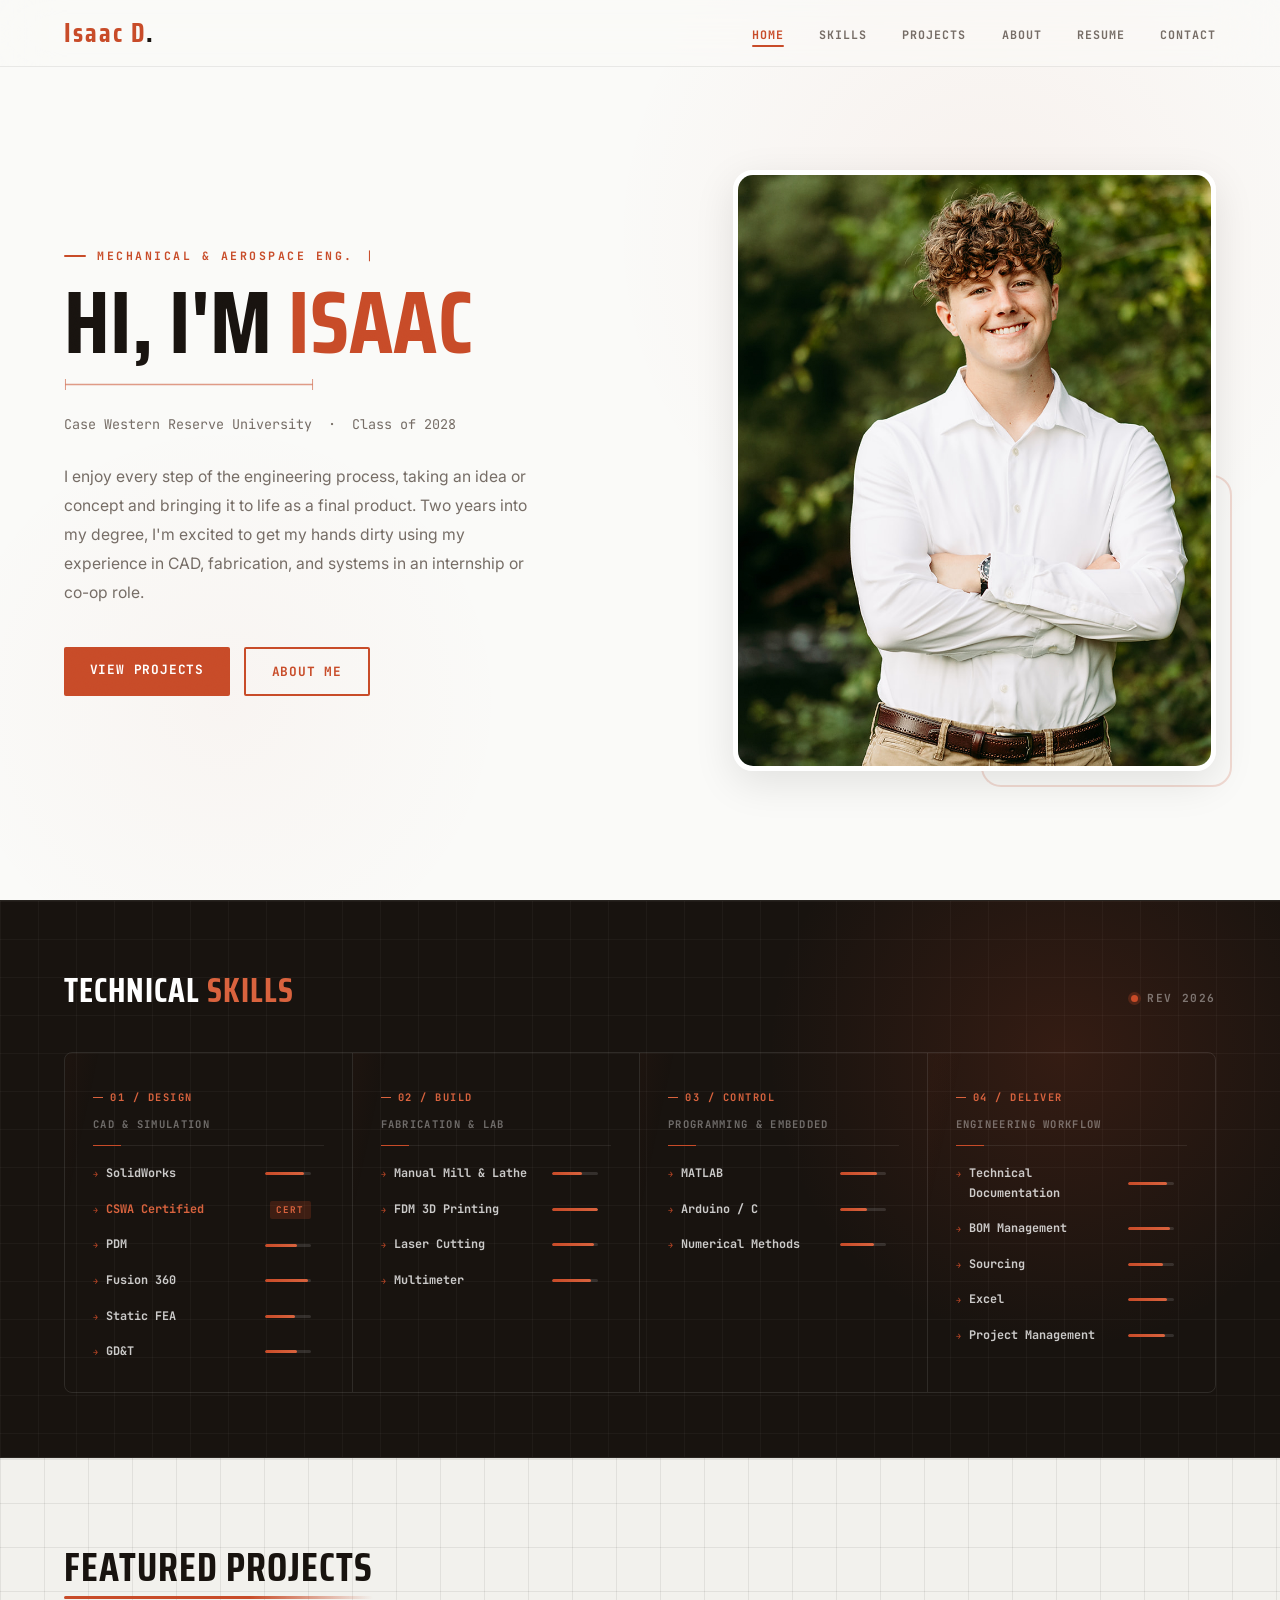
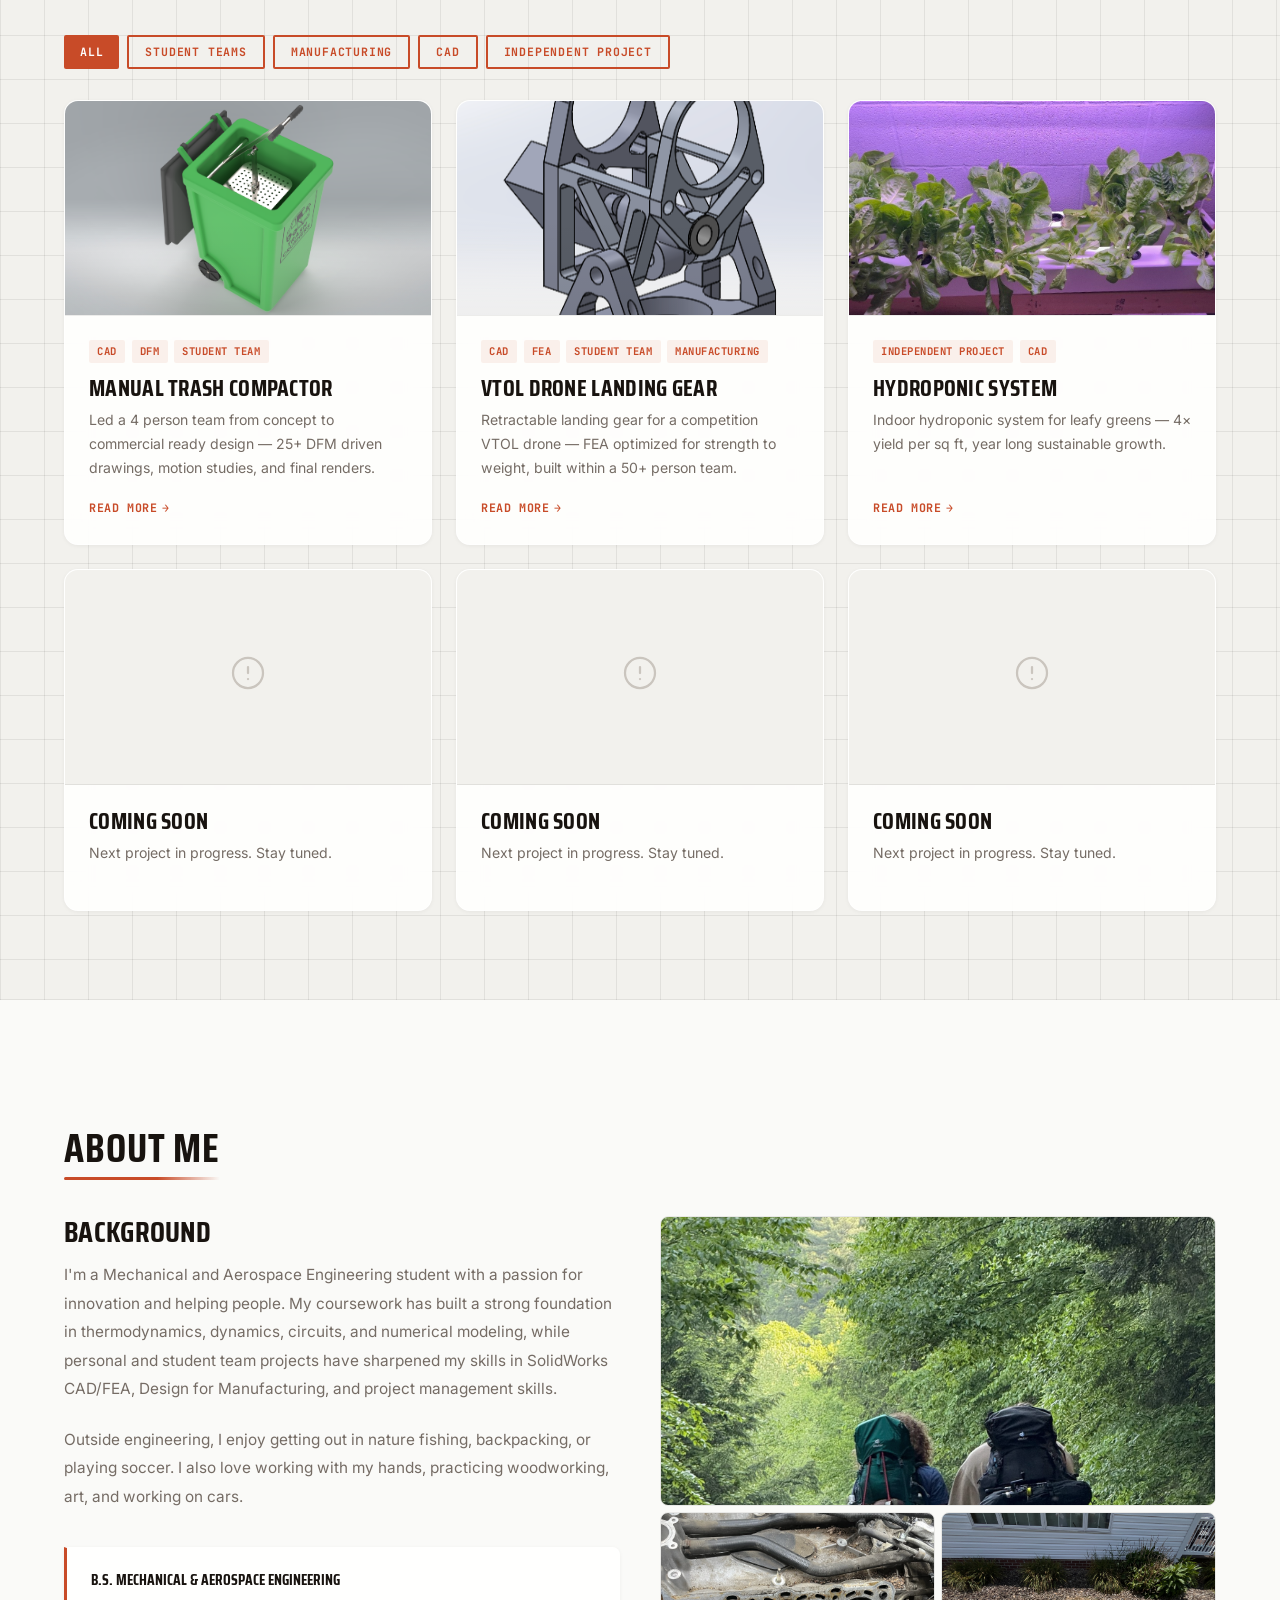
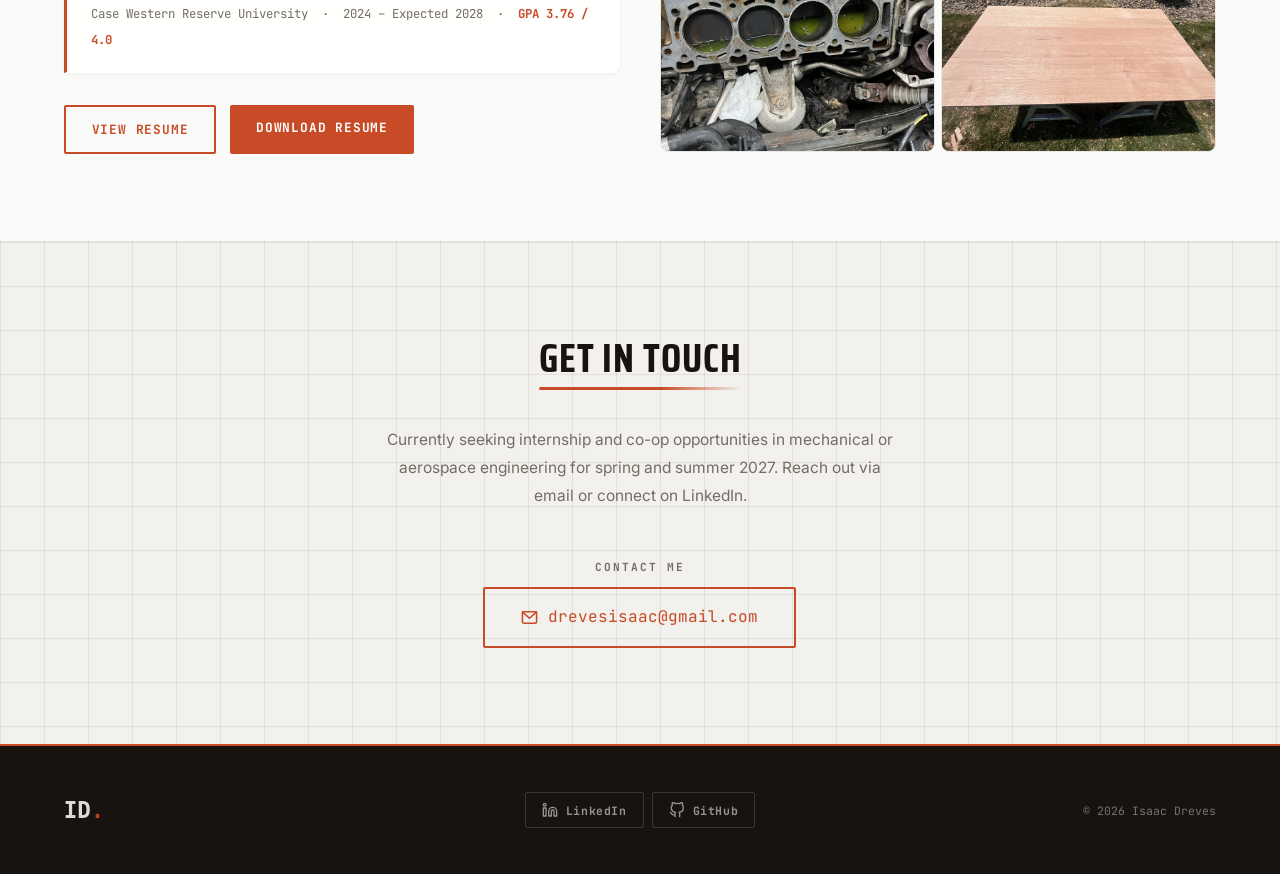
<file: index.html>
<!DOCTYPE html>
<html lang="en">
<head>
  <meta charset="UTF-8">
  <meta name="viewport" content="width=device-width, initial-scale=1.0">
  <title>Isaac Dreves | Engineering Portfolio</title>
  <meta name="description" content="Isaac Dreves — Mechanical &amp; Aerospace Engineering student at Case Western Reserve University. CAD, manufacturing, and embedded-systems project portfolio.">

  <!-- Open Graph / social link previews -->
  <meta property="og:type" content="website">
  <meta property="og:site_name" content="Isaac Dreves | Engineering Portfolio">
  <meta property="og:title" content="Isaac Dreves | Engineering Portfolio">
  <meta property="og:description" content="Mechanical & Aerospace Engineering student project portfolio.">
  <meta property="og:image" content="https://isaacengineering.github.io/portfolio/assets/images/headshot.jpg">
  <meta property="og:url" content="https://[username].github.io/portfolio/">


  <link rel="icon" type="image/svg+xml" href="assets/images/favicon.svg">
  <link rel="preconnect" href="https://fonts.googleapis.com">
  <link rel="preconnect" href="https://fonts.gstatic.com" crossorigin>
  <link href="https://fonts.googleapis.com/css2?family=Inter:wght@300;400;600&family=JetBrains+Mono:wght@400;700&family=Saira+Condensed:wght@700&display=swap" rel="stylesheet">
  <link rel="stylesheet" href="css/style.css">
</head>
<body>

  <div id="scroll-progress"></div>
  <div class="nav-backdrop"></div>

  <!-- Navigation -->
  <header>
    <div class="container navbar">
      <a href="index.html" class="logo">
        <span class="logo-id">Isaac D</span><span class="logo-dot">.</span>
      </a>
      <button class="hamburger" aria-label="Toggle navigation" aria-expanded="false">
        <span></span><span></span><span></span>
      </button>
      <ul class="nav-links">
        <li><a href="#home">Home</a></li>
        <li><a href="#skills">Skills</a></li>
        <li><a href="#projects">Projects</a></li>
        <li><a href="#about">About</a></li>
        <li><a href="resume.html">Resume</a></li>
        <li><a href="#contact">Contact</a></li>
      </ul>
    </div>
  </header>

  <!-- Hero -->
  <section id="home" class="hero">
    <div class="container hero-content">

      <div class="hero-text" data-reveal="left">
        <span class="hero-eyebrow">
          <!-- JS will inject typewriter here -->
          <span id="hero-typewriter"></span><span class="typewriter-cursor">|</span>
        </span>
        <h1>Hi, I'm <span>Isaac</span></h1>
        <svg class="hero-dimline" viewBox="0 0 340 14" preserveAspectRatio="none" aria-hidden="true">
          <line x1="2" y1="1" x2="2" y2="13"></line>
          <line x1="2" y1="7" x2="338" y2="7" class="hero-dimline-run"></line>
          <line x1="338" y1="1" x2="338" y2="13"></line>
        </svg>
        <h2>Case Western Reserve University &nbsp;·&nbsp; Class of 2028</h2>
        <p>
          I enjoy every step of the engineering process, taking an idea or concept
          and bringing it to life as a final product. Two years into my degree, I'm 
          excited to get my hands dirty using my experience in CAD, fabrication, and systems
          in an internship or co-op role.
        </p>
        <div class="hero-actions">
          <a href="#projects" class="btn btn-primary">View Projects</a>
          <a href="#about" class="btn btn-outline">About Me</a>
        </div>
      </div>

      <div class="hero-image" data-reveal="right">
        <div class="hero-image-inner">
          <img src="assets/images/headshot.jpg" alt="Isaac Headshot">
        </div>
      </div>

    </div>
  </section>

  <!-- Spec Plate (Skills) -->
  <section class="spec-plate" id="skills">
    <div class="container">
      <div class="spec-plate-head" data-reveal>
        <h2 class="spec-plate-title">Technical <span>Skills</span></h2>
        <span class="spec-plate-tag">Rev 2026</span>
      </div>

      <div class="spec-grid" data-reveal>

        <div class="spec-row">
          <span class="spec-row-index">01 / DESIGN</span>
          <p class="spec-row-label">CAD &amp; Simulation</p>
          <div class="spec-row-items">
            <span class="spec-chip" style="--level:85%" title="Proficiency: 85%">SolidWorks<span class="chip-meter" aria-hidden="true"><span class="chip-meter-fill"></span></span></span>
            <span class="spec-chip spec-chip--cert">CSWA Certified</span>
            <span class="spec-chip" style="--level:70%" title="Proficiency: 70%">PDM<span class="chip-meter" aria-hidden="true"><span class="chip-meter-fill"></span></span></span>
            <span class="spec-chip" style="--level:95%" title="Proficiency: 95%">Fusion 360<span class="chip-meter" aria-hidden="true"><span class="chip-meter-fill"></span></span></span>
            <span class="spec-chip" style="--level:65%" title="Proficiency: 65%">Static FEA<span class="chip-meter" aria-hidden="true"><span class="chip-meter-fill"></span></span></span>
            <span class="spec-chip" style="--level:70%" title="Proficiency: 70%">GD&amp;T<span class="chip-meter" aria-hidden="true"><span class="chip-meter-fill"></span></span></span>
          </div>
        </div>

        <div class="spec-row">
          <span class="spec-row-index">02 / BUILD</span>
          <p class="spec-row-label">Fabrication &amp; Lab</p>
          <div class="spec-row-items">
            <span class="spec-chip" style="--level:65%" title="Proficiency: 65%">Manual Mill &amp; Lathe<span class="chip-meter" aria-hidden="true"><span class="chip-meter-fill"></span></span></span>
            <span class="spec-chip" style="--level:99%" title="Proficiency: 99%">FDM 3D Printing<span class="chip-meter" aria-hidden="true"><span class="chip-meter-fill"></span></span></span>
            <span class="spec-chip" style="--level:90%" title="Proficiency: 90%">Laser Cutting<span class="chip-meter" aria-hidden="true"><span class="chip-meter-fill"></span></span></span>
            <span class="spec-chip" style="--level:85%" title="Proficiency: 85%">Multimeter<span class="chip-meter" aria-hidden="true"><span class="chip-meter-fill"></span></span></span>
          </div>
        </div>

        <div class="spec-row">
          <span class="spec-row-index">03 / CONTROL</span>
          <p class="spec-row-label">Programming &amp; Embedded</p>
          <div class="spec-row-items">
            <span class="spec-chip" style="--level:80%" title="Proficiency: 80%">MATLAB<span class="chip-meter" aria-hidden="true"><span class="chip-meter-fill"></span></span></span>
            <span class="spec-chip" style="--level:60%" title="Proficiency: 60%">Arduino / C<span class="chip-meter" aria-hidden="true"><span class="chip-meter-fill"></span></span></span>
            <span class="spec-chip" style="--level:75%" title="Proficiency: 75%">Numerical Methods<span class="chip-meter" aria-hidden="true"><span class="chip-meter-fill"></span></span></span>
          </div>
        </div>

        <div class="spec-row">
          <span class="spec-row-index">04 / DELIVER</span>
          <p class="spec-row-label">Engineering Workflow</p>
          <div class="spec-row-items">
            <span class="spec-chip" style="--level:85%" title="Proficiency: 85%">Technical Documentation<span class="chip-meter" aria-hidden="true"><span class="chip-meter-fill"></span></span></span>
            <span class="spec-chip" style="--level:90%" title="Proficiency: 90%">BOM Management<span class="chip-meter" aria-hidden="true"><span class="chip-meter-fill"></span></span></span>
            <span class="spec-chip" style="--level:75%" title="Proficiency: 75%">Sourcing<span class="chip-meter" aria-hidden="true"><span class="chip-meter-fill"></span></span></span>
            <span class="spec-chip" style="--level:85%" title="Proficiency: 85%">Excel<span class="chip-meter" aria-hidden="true"><span class="chip-meter-fill"></span></span></span>
            <span class="spec-chip" style="--level:80%" title="Proficiency: 80%">Project Management<span class="chip-meter" aria-hidden="true"><span class="chip-meter-fill"></span></span></span>
          </div>
        </div>

      </div>
    </div>
  </section>

  <!-- Projects -->
  <section id="projects" class="projects">
    <div class="container">
      <h2 class="section-title" data-reveal="scale">Featured Projects</h2>

      <div class="project-filters" data-reveal>
        <button class="btn btn-primary filter-btn active" data-filter="all" aria-pressed="true">All</button>
        <button class="btn btn-outline filter-btn" data-filter="student-teams" aria-pressed="false">Student Teams</button>
        <button class="btn btn-outline filter-btn" data-filter="manufacturing" aria-pressed="false">Manufacturing</button>
        <button class="btn btn-outline filter-btn" data-filter="cad" aria-pressed="false">CAD</button>
        <button class="btn btn-outline filter-btn" data-filter="independent-project" aria-pressed="false">Independent Project</button>
      </div>

      <div class="project-grid">

        <!-- Project 1 — Trash Compactor (live) -->
        <a href="trashcan.html" class="project-card" data-category="student-teams cad" data-reveal>
          <div class="project-img-wrap">
            <img src="assets/images/trashOpen.png" alt="Manual Trash Compactor" class="project-img" loading="lazy" decoding="async">
          </div>
          <div class="project-info">
            <div class="project-tags">
              <span class="project-tag">CAD</span>
              <span class="project-tag">DFM</span>
              <span class="project-tag">Student Team</span>
            </div>
            <h3>Manual Trash Compactor</h3>
            <p>Led a 4 person team from concept to commercial ready design — 25+ DFM driven drawings, motion studies, and final renders.</p>
            <span class="project-readmore">Read More</span>
          </div>
        </a>

        <!-- Project 2 — VTOL Drone (live) -->
        <a href="droneGear.html" class="project-card" data-category="manufacturing cad student-teams" data-reveal>
          <div class="project-img-wrap">
            <img src="assets/images/gearCAD.png" alt="VTOL Drone Landing Gear" class="project-img" loading="lazy" decoding="async">
          </div>
          <div class="project-info">
            <div class="project-tags">
              <span class="project-tag">CAD</span>
              <span class="project-tag">FEA</span>
              <span class="project-tag">Student Team</span>
              <span class="project-tag">Manufacturing</span>
            </div>
            <h3>VTOL Drone Landing Gear</h3>
            <p>Retractable landing gear for a competition VTOL drone — FEA optimized for strength to weight, built within a 50+ person team.</p>
            <span class="project-readmore">Read More</span>
          </div>
        </a>

        <!-- Project 3 — Hydroponics (live) -->
        <a href="hydroponics.html" class="project-card" data-category="independent-project cad" data-reveal>
          <div class="project-img-wrap">
            <img src="assets/images/lettuceGrowth.jpg" alt="Hydroponic System" class="project-img" loading="lazy" decoding="async">
          </div>
          <div class="project-info">
            <div class="project-tags">
              <span class="project-tag">Independent Project</span>
              <span class="project-tag">CAD</span>
            </div>
            <h3>Hydroponic System</h3>
            <p>Indoor hydroponic system for leafy greens — 4× yield per sq ft, year long sustainable growth.</p>
            <span class="project-readmore">Read More</span>
          </div>
        </a>

        <!-- Projects 4–6 — Coming Soon placeholders -->
        <div class="project-card project-card--soon" data-reveal>
          <div class="project-img-wrap project-img-wrap--soon">
            <div class="soon-glyph">
              <svg width="36" height="36" viewBox="0 0 24 24" fill="none" stroke="currentColor" stroke-width="1.5" stroke-linecap="round" stroke-linejoin="round" aria-hidden="true">
                <circle cx="12" cy="12" r="10"/><line x1="12" y1="8" x2="12" y2="12"/><line x1="12" y1="16" x2="12.01" y2="16"/>
              </svg>
            </div>
          </div>
          <div class="project-info">
            <h3>Coming Soon</h3>
            <p>Next project in progress. Stay tuned.</p>
          </div>
        </div>

        <div class="project-card project-card--soon" data-reveal>
          <div class="project-img-wrap project-img-wrap--soon">
            <div class="soon-glyph">
              <svg width="36" height="36" viewBox="0 0 24 24" fill="none" stroke="currentColor" stroke-width="1.5" stroke-linecap="round" stroke-linejoin="round" aria-hidden="true">
                <circle cx="12" cy="12" r="10"/><line x1="12" y1="8" x2="12" y2="12"/><line x1="12" y1="16" x2="12.01" y2="16"/>
              </svg>
            </div>
          </div>
          <div class="project-info">
            <h3>Coming Soon</h3>
            <p>Next project in progress. Stay tuned.</p>
          </div>
        </div>

        <div class="project-card project-card--soon" data-reveal>
          <div class="project-img-wrap project-img-wrap--soon">
            <div class="soon-glyph">
              <svg width="36" height="36" viewBox="0 0 24 24" fill="none" stroke="currentColor" stroke-width="1.5" stroke-linecap="round" stroke-linejoin="round" aria-hidden="true">
                <circle cx="12" cy="12" r="10"/><line x1="12" y1="8" x2="12" y2="12"/><line x1="12" y1="16" x2="12.01" y2="16"/>
              </svg>
            </div>
          </div>
          <div class="project-info">
            <h3>Coming Soon</h3>
            <p>Next project in progress. Stay tuned.</p>
          </div>
        </div>

      </div>
    </div>
  </section>

  <!-- About Me -->
  <section id="about" class="about">
    <div class="container">
      <h2 class="section-title" data-reveal="scale">About Me</h2>
      <div class="about-grid">

        <div class="about-text" data-reveal="left">
          <h3>Background</h3>
          <p>
            I'm a Mechanical and Aerospace Engineering student with a passion for innovation 
            and helping people. My coursework has built a strong foundation in thermodynamics, 
            dynamics, circuits, and numerical modeling, while personal and student team projects 
            have sharpened my skills in SolidWorks CAD/FEA, Design for Manufacturing, and project management skills.
          </p>
          <p>
            Outside engineering, I enjoy getting out in nature fishing, backpacking, or playing
            soccer. I also love working with my hands, practicing woodworking, art, and working on 
            cars.
          </p>
          <div class="edu-block">
            <strong>B.S. Mechanical &amp; Aerospace Engineering</strong>
            <span class="edu-meta">
              Case Western Reserve University &nbsp;·&nbsp; 2024 – Expected 2028
              &nbsp;·&nbsp; <span class="edu-gpa">GPA 3.76 / 4.0</span>
            </span>
          </div>
          <div class="about-actions">
            <a href="resume.html" class="btn btn-outline">View Resume</a>
            <a href="assets/docs/Dreves2026Resume.pdf" download="IsaacDrevesResume.pdf" class="btn btn-primary">Download Resume</a>
          </div>
        </div>

        <div class="about-collage" data-reveal="right">
          <img src="assets/images/backpack.jpg" alt="Isaac outdoors" loading="lazy" decoding="async">
          <img src="assets/images/engine.jpg" alt="Engine" loading="lazy" decoding="async">
          <img src="assets/images/desk.jpeg" alt="woodworking" loading="lazy" decoding="async">
        </div>

      </div>
    </div>
  </section>

  <!-- Contact -->
  <section id="contact" class="contact">
    <div class="container">
      <h2 class="section-title" data-reveal="scale">Get In Touch</h2>
      <p class="subtext" data-reveal>
        Currently seeking internship and co-op opportunities in mechanical or 
        aerospace engineering for spring and summer 2027. 
        Reach out via email or connect on LinkedIn.
      </p>

      <p class="contact-label" data-reveal="fade">Contact Me</p>
      <div class="contact-email-wrap" data-reveal>
        <a href="mailto:drevesisaac@gmail.com" class="contact-email">
          <svg width="17" height="17" viewBox="0 0 24 24" fill="none" stroke="currentColor" stroke-width="2.2" stroke-linecap="round" stroke-linejoin="round" aria-hidden="true">
            <rect x="2" y="4" width="20" height="16" rx="2"/><polyline points="2,4 12,13 22,4"/>
          </svg>
          drevesisaac@gmail.com
        </a>
      </div>
    </div>
  </section>

  <!-- Footer -->
  <footer>
    <div class="container footer-inner">
      <a href="index.html" class="footer-logo">
        <img src="assets/images/favicon.svg" alt="Isaac Dreves logo" class="logo-icon">
      </a>
      <div class="social-links">
        <a href="https://www.linkedin.com/in/isaac-dreves" target="_blank" rel="noopener" class="social-link" aria-label="LinkedIn">
          <svg width="16" height="16" viewBox="0 0 24 24" fill="none" stroke="currentColor" stroke-width="2" stroke-linecap="round" stroke-linejoin="round" aria-hidden="true">
            <path d="M16 8a6 6 0 0 1 6 6v7h-4v-7a2 2 0 0 0-2-2 2 2 0 0 0-2 2v7h-4v-7a6 6 0 0 1 6-6z"/>
            <rect x="2" y="9" width="4" height="12"/>
            <circle cx="4" cy="4" r="2"/>
          </svg>
          LinkedIn
        </a>
        <a href="https://github.com/IsaacEngineering" target="_blank" rel="noopener" class="social-link" aria-label="GitHub">
          <svg width="16" height="16" viewBox="0 0 24 24" fill="none" stroke="currentColor" stroke-width="2" stroke-linecap="round" stroke-linejoin="round" aria-hidden="true">
            <path d="M9 19c-5 1.5-5-2.5-7-3m14 6v-3.87a3.37 3.37 0 0 0-.94-2.61c3.14-.35 6.44-1.54 6.44-7A5.44 5.44 0 0 0 20 4.77 5.07 5.07 0 0 0 19.91 1S18.73.65 16 2.48a13.38 13.38 0 0 0-7 0C6.27.65 5.09 1 5.09 1A5.07 5.07 0 0 0 5 4.77a5.44 5.44 0 0 0-1.5 3.78c0 5.42 3.3 6.61 6.44 7A3.37 3.37 0 0 0 9 18.13V22"/>
          </svg>
          GitHub
        </a>
      </div>
      <p class="footer-copy">&copy; 2026 Isaac Dreves</p>
    </div>
  </footer>

  <script src="js/script.js"></script>
</body>
</html>
</file>
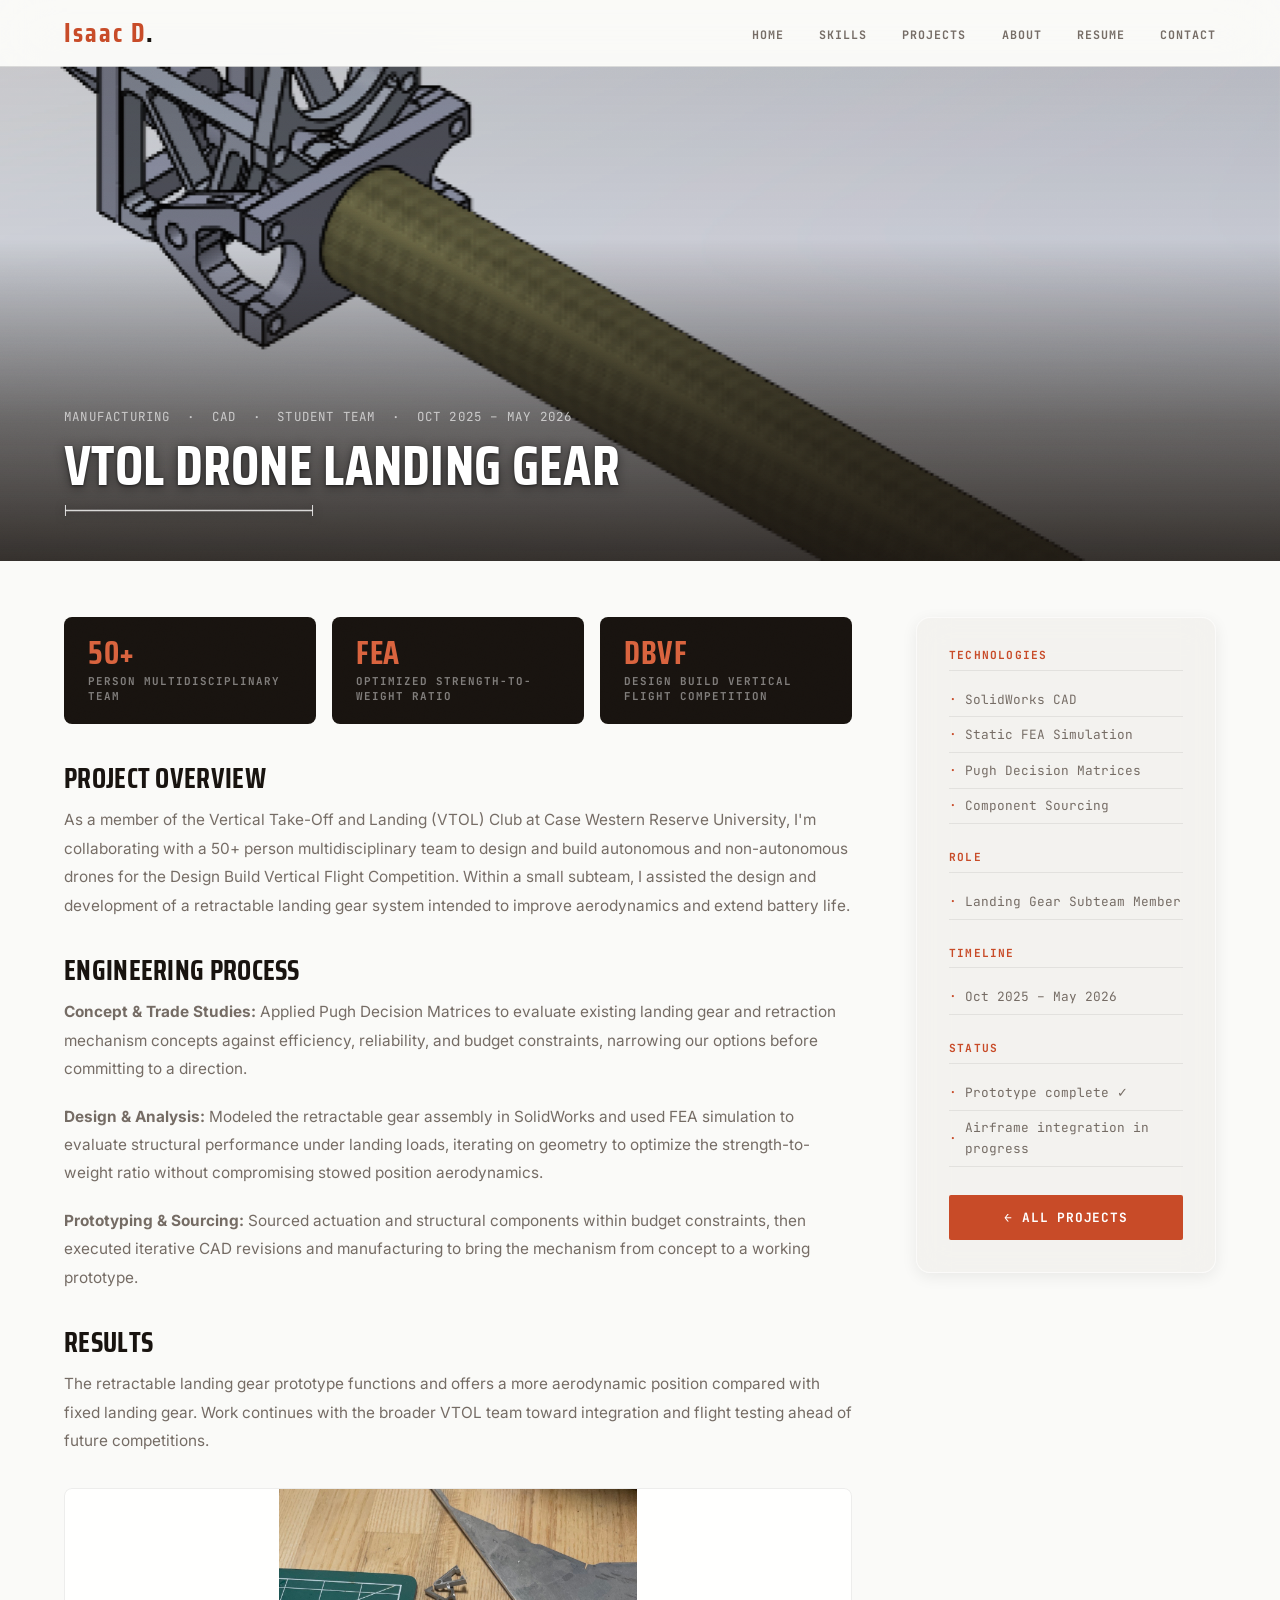
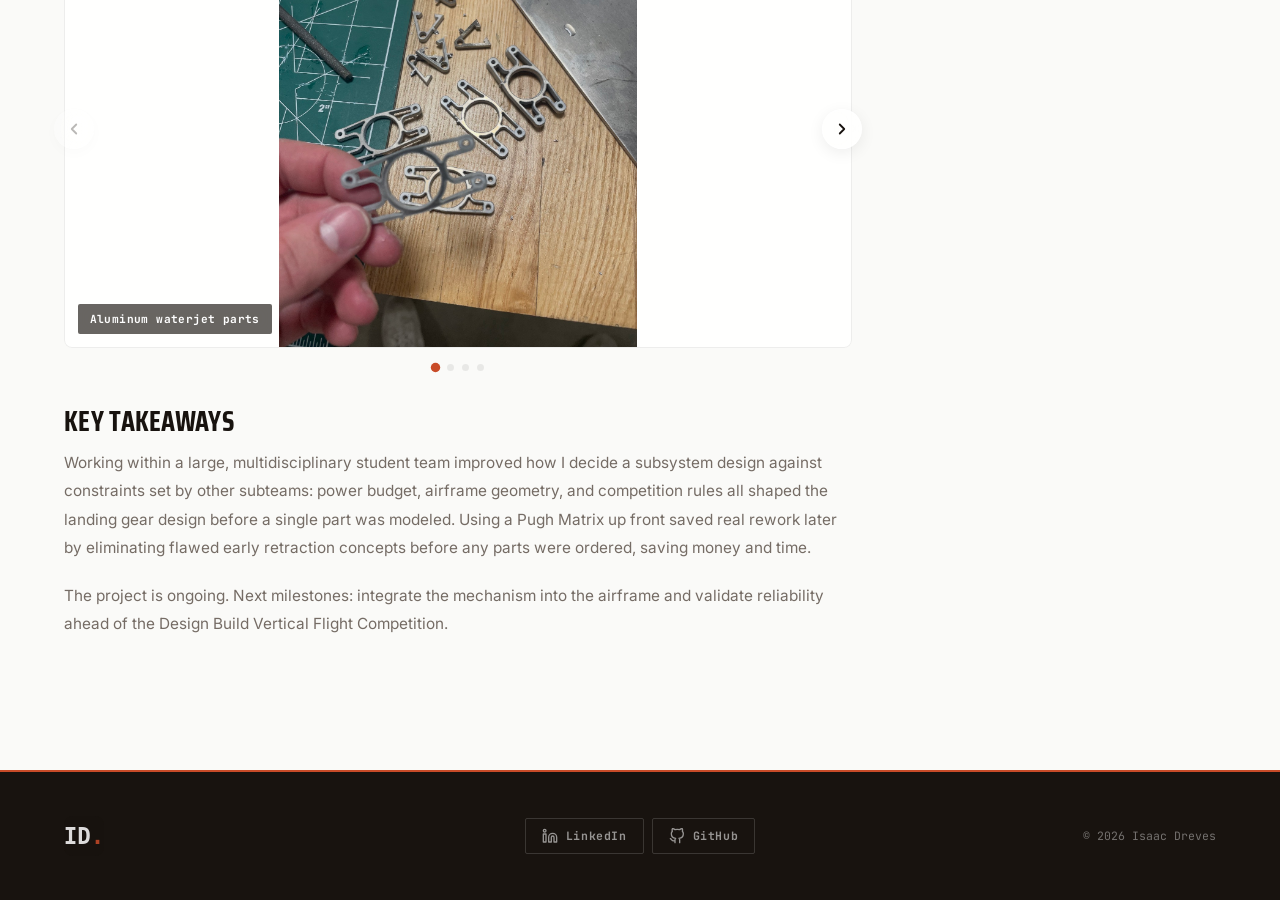
<file: droneGear.html>
<!DOCTYPE html>
<html lang="en">
<head>
  <meta charset="UTF-8">
  <meta name="viewport" content="width=device-width, initial-scale=1.0">
  <title>VTOL Drone Landing Gear | Isaac Dreves</title>
  <meta name="description" content="Retractable landing gear design for a competition VTOL drone, developed by Isaac Dreves within a 50+ person student engineering team.">

  <!-- Open Graph / social link previews -->
  <meta property="og:type" content="website">
  <meta property="og:site_name" content="Isaac Dreves | Engineering Portfolio">
  <meta property="og:title" content="VTOL Drone Landing Gear | Isaac Dreves">
  <meta property="og:description" content="Retractable landing gear design for a competition VTOL drone.">
  <meta property="og:image" content="https://isaacengineering.github.io/portfolio/assets/images/gearCAD.jpg">
  <meta property="og:url" content="https://isaacengineering.github.io/portfolio/droneGear.html">

  <link rel="icon" type="image/svg+xml" href="assets/images/favicon.svg">
  <link rel="preconnect" href="https://fonts.googleapis.com">
  <link rel="preconnect" href="https://fonts.gstatic.com" crossorigin>
  <link href="https://fonts.googleapis.com/css2?family=Inter:wght@300;400;600&family=JetBrains+Mono:wght@400;700&family=Saira+Condensed:wght@700&display=swap" rel="stylesheet">
  <link rel="stylesheet" href="css/style.css">
</head>
<body>

  <div id="scroll-progress"></div>
  <div class="nav-backdrop"></div>

  <!-- Navigation -->
  <header>
    <div class="container navbar">
      <a href="index.html" class="logo">
        <span class="logo-id">Isaac D</span><span class="logo-dot">.</span>
      </a>
      <button class="hamburger" aria-label="Toggle navigation" aria-expanded="false">
        <span></span><span></span><span></span>
      </button>
      <ul class="nav-links">
        <li><a href="index.html#home">Home</a></li>
        <li><a href="index.html#skills">Skills</a></li>
        <li><a href="index.html#projects">Projects</a></li>
        <li><a href="index.html#about">About</a></li>
        <li><a href="resume.html">Resume</a></li>
        <li><a href="index.html#contact">Contact</a></li>
      </ul>
    </div>
  </header>

  <!-- Project Hero Banner -->
  <div class="project-hero-banner">
    <img src="assets/images/gearLeg.png" alt="Landing Gear" class="project-hero-banner-img" id="hero-banner-img">
    <div class="project-hero-banner-overlay"></div>
    <div class="project-hero-banner-content container">
      <p class="project-sub" data-reveal="fade">Manufacturing &nbsp;·&nbsp; CAD &nbsp;·&nbsp; Student Team &nbsp;·&nbsp; Oct 2025 – May 2026</p>
      <h1 data-reveal="scale">VTOL Drone Landing Gear</h1>
      <svg class="hero-dimline hero-dimline--light" data-reveal="fade" viewBox="0 0 340 14" preserveAspectRatio="none" aria-hidden="true">
        <line x1="2" y1="1" x2="2" y2="13"></line>
        <line x1="2" y1="7" x2="338" y2="7" class="hero-dimline-run"></line>
        <line x1="338" y1="1" x2="338" y2="13"></line>
      </svg>
    </div>
  </div>

  <main class="container project-main">

    <div class="project-content">

      <!-- Body -->
      <div class="project-body" data-reveal="left">

        <!-- Key Results callout -->
        <div class="project-results-row">
          <div class="project-result-card">
            <span class="project-result-num" data-type-text="50+"></span>
            <span class="project-result-label">Person multidisciplinary team</span>
          </div>
          <div class="project-result-card">
            <span class="project-result-num" data-type-text="FEA"></span>
            <span class="project-result-label">Optimized strength-to-weight ratio</span>
          </div>
          <div class="project-result-card">
            <span class="project-result-num" data-type-text="DBVF"></span>
            <span class="project-result-label">Design Build Vertical Flight Competition</span>
          </div>
        </div>

        <h2>Project Overview</h2>
        <p>
          As a member of the Vertical Take-Off and Landing (VTOL) Club at Case Western Reserve
          University, I'm collaborating with a 50+ person multidisciplinary team to design and
          build autonomous and non-autonomous drones for the Design Build Vertical Flight
          Competition. Within a small subteam, I assisted the design and development of a retractable
          landing gear system intended to improve aerodynamics and extend battery life.
        </p>

        <h2>Engineering Process</h2>
        <p>
          <strong>Concept &amp; Trade Studies:</strong> Applied Pugh Decision Matrices to evaluate
          existing landing gear and retraction mechanism concepts against efficiency, reliability,
          and budget constraints, narrowing our options before committing to a direction.
        </p>
        <p>
          <strong>Design &amp; Analysis:</strong> Modeled the retractable gear assembly in
          SolidWorks and used FEA simulation to evaluate structural performance under landing
          loads, iterating on geometry to optimize the strength-to-weight ratio without
          compromising stowed position aerodynamics.
        </p>
        <p>
          <strong>Prototyping &amp; Sourcing:</strong> Sourced actuation and structural components
          within budget constraints, then executed iterative CAD revisions and
          manufacturing to bring the mechanism from concept to a working prototype.
        </p>

        <h2>Results</h2>
        <p>
          The retractable landing gear prototype functions and offers a more aerodynamic position 
          compared with fixed landing gear. Work continues with the broader VTOL team toward 
          integration and flight testing ahead of future competitions.
        </p>

        <div class="project-carousel" data-carousel>
          <div class="project-carousel-track" data-carousel-track>
            <figure class="project-carousel-slide">
              <img src="assets/images/gearParts.jpg" alt="Water Jet Parts" style="aspect-ratio: 1170 / 1497;" loading="lazy" decoding="async">
              <figcaption>Aluminum waterjet parts</figcaption>
            </figure>
            <figure class="project-carousel-slide">
              <img src="assets/images/gearCAD.png" alt="Landing Gear CAD" style="aspect-ratio: 808 / 844;" loading="lazy" decoding="async">
              <figcaption>CAD model of landing gear (SolidWorks)</figcaption>
            </figure>
            <figure class="project-carousel-slide">
              <img src="assets/images/gearPrototype.jpg" alt="Landing Gear prototype" style="aspect-ratio: 1386 / 931;" loading="lazy" decoding="async">
              <figcaption>3D printed prototype</figcaption>
            </figure>
            <figure class="project-carousel-slide">
              <img src="assets/images/droneTeam.jpg" alt="Landing Gear team" style="aspect-ratio: 1169 / 1460;" loading="lazy" decoding="async">
              <figcaption>Subteam</figcaption>
            </figure>
          </div>

          <button class="carousel-arrow carousel-arrow--prev" type="button" data-carousel-prev aria-label="Previous photo">
            <svg viewBox="0 0 24 24" fill="none" stroke="currentColor" stroke-width="2.4" stroke-linecap="round" stroke-linejoin="round" aria-hidden="true">
              <path d="M15 18l-6-6 6-6"/>
            </svg>
          </button>
          <button class="carousel-arrow carousel-arrow--next" type="button" data-carousel-next aria-label="Next photo">
            <svg viewBox="0 0 24 24" fill="none" stroke="currentColor" stroke-width="2.4" stroke-linecap="round" stroke-linejoin="round" aria-hidden="true">
              <path d="M9 18l6-6-6-6"/>
            </svg>
          </button>

          <div class="carousel-dots" data-carousel-dots></div>
        </div>

        <h2>Key Takeaways</h2>
        <p>
          Working within a large, multidisciplinary student team improved how I decide a subsystem
          design against constraints set by other subteams: power budget, airframe geometry, and
          competition rules all shaped the landing gear design before a single part was modeled.
          Using a Pugh Matrix up front saved real rework later by eliminating flawed early
          retraction concepts before any parts were ordered, saving money and time.
        </p>
        <p>
          The project is ongoing. Next milestones: integrate the
          mechanism into the airframe and validate reliability ahead of the Design Build
          Vertical Flight Competition.
        </p>

      </div>

      <!-- Sidebar -->
      <aside class="project-meta" data-reveal="right">
        <h3>Technologies</h3>
        <ul>
          <li>SolidWorks CAD</li>
          <li>Static FEA Simulation</li>
          <li>Pugh Decision Matrices</li>
          <li>Component Sourcing</li>
        </ul>

        <h3>Role</h3>
        <ul><li>Landing Gear Subteam Member</li></ul>

        <h3>Timeline</h3>
        <ul><li>Oct 2025 – May 2026</li></ul>

        <h3>Status</h3>
        <ul>
          <li>Prototype complete ✓</li>
          <li>Airframe integration in progress</li>
        </ul>

        <a href="index.html#projects" class="btn btn-primary">&larr; All Projects</a>
      </aside>

    </div>
  </main>

  <!-- Footer -->
  <footer>
    <div class="container footer-inner">
      <a href="index.html" class="footer-logo">
        <img src="assets/images/favicon.svg" alt="Isaac Dreves logo" class="logo-icon">
      </a>
      <div class="social-links">
        <a href="https://www.linkedin.com/in/isaac-dreves" target="_blank" rel="noopener" class="social-link" aria-label="LinkedIn">
          <svg width="16" height="16" viewBox="0 0 24 24" fill="none" stroke="currentColor" stroke-width="2" stroke-linecap="round" stroke-linejoin="round" aria-hidden="true">
            <path d="M16 8a6 6 0 0 1 6 6v7h-4v-7a2 2 0 0 0-2-2 2 2 0 0 0-2 2v7h-4v-7a6 6 0 0 1 6-6z"/>
            <rect x="2" y="9" width="4" height="12"/>
            <circle cx="4" cy="4" r="2"/>
          </svg>
          LinkedIn
        </a>
        <a href="https://github.com/IsaacEngineering" target="_blank" rel="noopener" class="social-link" aria-label="GitHub">
          <svg width="16" height="16" viewBox="0 0 24 24" fill="none" stroke="currentColor" stroke-width="2" stroke-linecap="round" stroke-linejoin="round" aria-hidden="true">
            <path d="M9 19c-5 1.5-5-2.5-7-3m14 6v-3.87a3.37 3.37 0 0 0-.94-2.61c3.14-.35 6.44-1.54 6.44-7A5.44 5.44 0 0 0 20 4.77 5.07 5.07 0 0 0 19.91 1S18.73.65 16 2.48a13.38 13.38 0 0 0-7 0C6.27.65 5.09 1 5.09 1A5.07 5.07 0 0 0 5 4.77a5.44 5.44 0 0 0-1.5 3.78c0 5.42 3.3 6.61 6.44 7A3.37 3.37 0 0 0 9 18.13V22"/>
          </svg>
          GitHub
        </a>
      </div>
      <p class="footer-copy">&copy; 2026 Isaac Dreves</p>
    </div>
  </footer>

  <script src="js/script.js"></script>
</body>
</html>
</file>
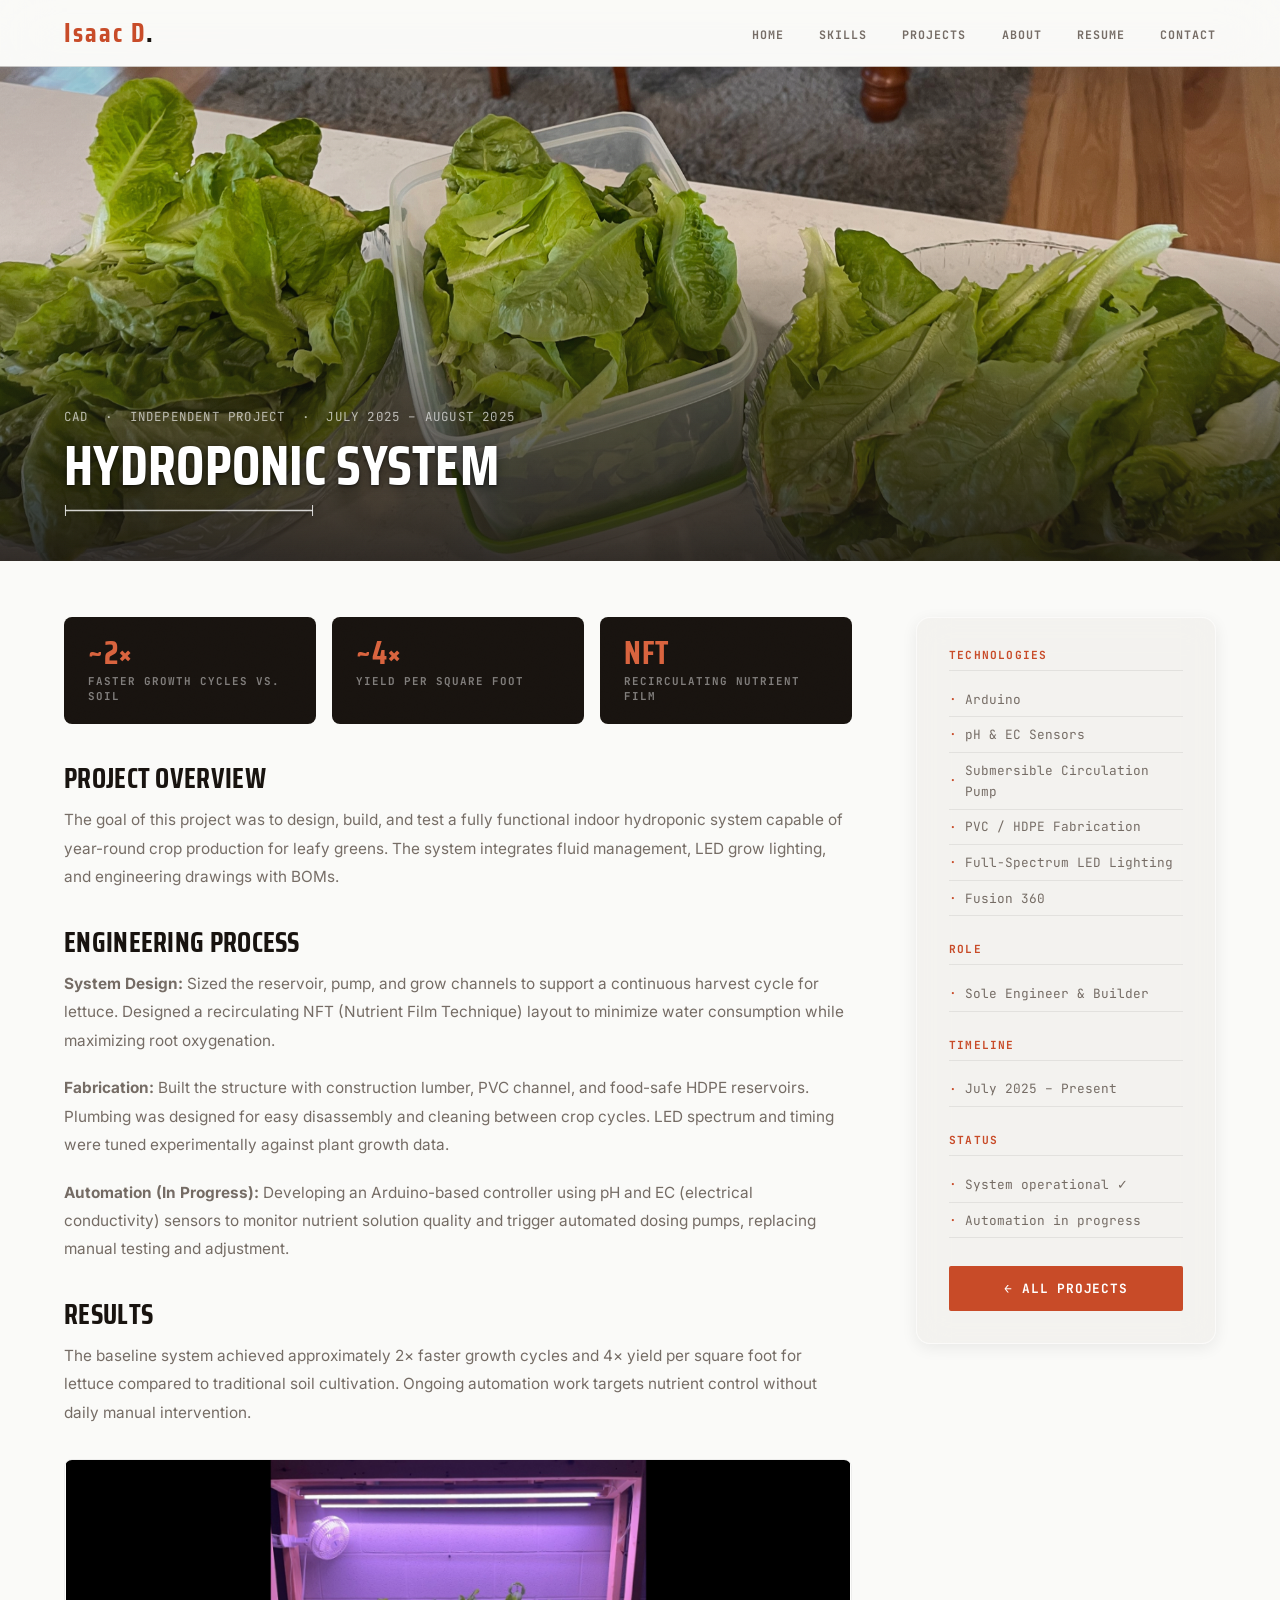
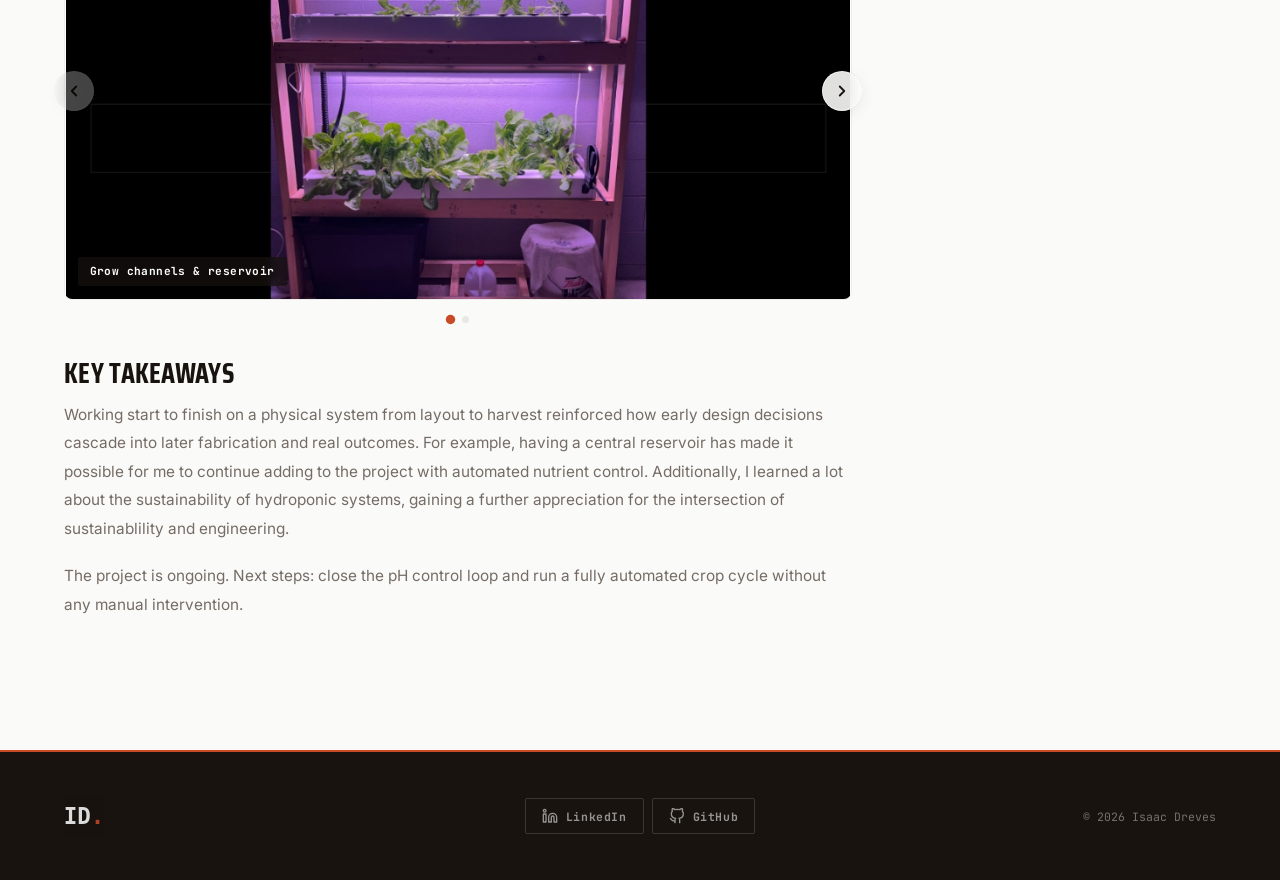
<file: hydroponics.html>
<!DOCTYPE html>
<html lang="en">
<head>
  <meta charset="UTF-8">
  <meta name="viewport" content="width=device-width, initial-scale=1.0">
  <title>Automated Hydroponic System | Isaac Dreves</title>
  <meta name="description" content="An Arduino-based indoor hydroponic system by Isaac Dreves, achieving ~4× yield per square foot for leafy greens vs. soil cultivation.">

  <!-- Open Graph / social link previews -->
  <meta property="og:type" content="website">
  <meta property="og:site_name" content="Isaac Dreves | Engineering Portfolio">
  <meta property="og:title" content="Automated Hydroponic System | Isaac Dreves">
  <meta property="og:description" content="Indoor hydroponic system achieving ~4× yield per square foot for leafy greens vs. soil cultivation.">
  <meta property="og:image" content="https://isaacengineering.github.io/portfolio/assets/images/hydroponic.png">
  <meta property="og:url" content="https://isaacengineering.github.io/portfolio/hydroponics.html">

  <link rel="icon" type="image/svg+xml" href="assets/images/favicon.svg">
  <link rel="preconnect" href="https://fonts.googleapis.com">
  <link rel="preconnect" href="https://fonts.gstatic.com" crossorigin>
  <link href="https://fonts.googleapis.com/css2?family=Inter:wght@300;400;600&family=JetBrains+Mono:wght@400;700&family=Saira+Condensed:wght@700&display=swap" rel="stylesheet">
  <link rel="stylesheet" href="css/style.css">
</head>
<body>

  <div id="scroll-progress"></div>
  <div class="nav-backdrop"></div>

  <!-- Navigation -->
  <header>
    <div class="container navbar">
      <a href="index.html" class="logo">
        <span class="logo-id">Isaac D</span><span class="logo-dot">.</span>
      </a>
      <button class="hamburger" aria-label="Toggle navigation" aria-expanded="false">
        <span></span><span></span><span></span>
      </button>
      <ul class="nav-links">
        <li><a href="index.html#home">Home</a></li>
        <li><a href="index.html#skills">Skills</a></li>
        <li><a href="index.html#projects">Projects</a></li>
        <li><a href="index.html#about">About</a></li>
        <li><a href="resume.html">Resume</a></li>
        <li><a href="index.html#contact">Contact</a></li>
      </ul>
    </div>
  </header>

  <!-- Project Hero Banner -->
  <div class="project-hero-banner">
    <img src="assets/images/lettuceYield.jpeg" alt="Hydroponic lettuce" class="project-hero-banner-img" id="hero-banner-img">
    <div class="project-hero-banner-overlay"></div>
    <div class="project-hero-banner-content container">
      <p class="project-sub" data-reveal="fade">CAD &nbsp;·&nbsp; Independent Project &nbsp;·&nbsp; July 2025 – August 2025</p>
      <h1 data-reveal="scale">Hydroponic System</h1>
      <svg class="hero-dimline hero-dimline--light" data-reveal="fade" viewBox="0 0 340 14" preserveAspectRatio="none" aria-hidden="true">
        <line x1="2" y1="1" x2="2" y2="13"></line>
        <line x1="2" y1="7" x2="338" y2="7" class="hero-dimline-run"></line>
        <line x1="338" y1="1" x2="338" y2="13"></line>
      </svg>
    </div>
  </div>

  <main class="container project-main">

    <div class="project-content">

      <!-- Body -->
      <div class="project-body" data-reveal="left">

        <!-- Key Results callout -->
        <div class="project-results-row">
          <div class="project-result-card">
            <span class="project-result-num" data-count-to="2" data-prefix="~" data-suffix="×">~0×</span>
            <span class="project-result-label">Faster growth cycles vs. soil</span>
          </div>
          <div class="project-result-card">
            <span class="project-result-num" data-count-to="4" data-prefix="~" data-suffix="×">~0×</span>
            <span class="project-result-label">Yield per square foot</span>
          </div>
          <div class="project-result-card">
            <span class="project-result-num" data-type-text="NFT"></span>
            <span class="project-result-label">Recirculating nutrient film</span>
          </div>
        </div>

        <h2>Project Overview</h2>
        <p>
          The goal of this project was to design, build, and test a fully functional indoor hydroponic
          system capable of year-round crop production for leafy greens. The system integrates fluid
          management, LED grow lighting, and engineering drawings with BOMs.
        </p>

        <h2>Engineering Process</h2>
        <p>
          <strong>System Design:</strong> Sized the reservoir, pump, and grow channels to support a
          continuous harvest cycle for lettuce. Designed a recirculating NFT (Nutrient Film
          Technique) layout to minimize water consumption while maximizing root oxygenation.
        </p>
        <p>
          <strong>Fabrication:</strong> Built the structure with construction lumber, PVC channel, and food-safe HDPE
          reservoirs. Plumbing was designed for easy disassembly and cleaning between crop cycles.
          LED spectrum and timing were tuned experimentally against plant growth data.
        </p>
        <p>
          <strong>Automation (In Progress):</strong> Developing an Arduino-based controller using pH
          and EC (electrical conductivity) sensors to monitor nutrient solution quality and trigger
          automated dosing pumps, replacing manual testing and adjustment.
        </p>

        <h2>Results</h2>
        <p>
          The baseline system achieved approximately 2× faster growth cycles and 4× yield per
          square foot for lettuce compared to traditional soil cultivation. Ongoing
          automation work targets nutrient control without daily manual intervention.
        </p>

        <div class="project-carousel" data-carousel>
          <div class="project-carousel-track" data-carousel-track>
            <figure class="project-carousel-slide">
              <img src="assets/images/hydroponic.png" alt="Grow channels and reservoir" style="aspect-ratio: 898 / 502;" loading="lazy" decoding="async">
              <figcaption>Grow channels &amp; reservoir</figcaption>
            </figure>
            <figure class="project-carousel-slide">
              <img src="assets/images/lettuceGrowth.jpg" alt="20 days progress" style="aspect-ratio: 1035 / 560;" loading="lazy" decoding="async">
              <figcaption>20 day progress 2x faster vs traditional</figcaption>
            </figure>
          </div>

          <button class="carousel-arrow carousel-arrow--prev" type="button" data-carousel-prev aria-label="Previous photo">
            <svg viewBox="0 0 24 24" fill="none" stroke="currentColor" stroke-width="2.4" stroke-linecap="round" stroke-linejoin="round" aria-hidden="true">
              <path d="M15 18l-6-6 6-6"/>
            </svg>
          </button>
          <button class="carousel-arrow carousel-arrow--next" type="button" data-carousel-next aria-label="Next photo">
            <svg viewBox="0 0 24 24" fill="none" stroke="currentColor" stroke-width="2.4" stroke-linecap="round" stroke-linejoin="round" aria-hidden="true">
              <path d="M9 18l6-6-6-6"/>
            </svg>
          </button>

          <div class="carousel-dots" data-carousel-dots></div>
        </div>

        <h2>Key Takeaways</h2>
        <p>
          Working start to finish on a physical system from layout to harvest
          reinforced how early design decisions cascade into later fabrication and 
          real outcomes. For example, having a central reservoir has made it possible 
          for me to continue adding to the project with automated nutrient control.
          Additionally, I learned a lot about the sustainability of hydroponic systems,
          gaining a further appreciation for the intersection of sustainablility and engineering.
          
        </p>
        <p>
          The project is ongoing. Next steps: close the pH control loop
          and run a fully automated crop cycle without any manual intervention.
        </p>

      </div>

      <!-- Sidebar -->
      <aside class="project-meta" data-reveal="right">
        <h3>Technologies</h3>
        <ul>
          <li>Arduino</li>
          <li>pH &amp; EC Sensors</li>
          <li>Submersible Circulation Pump</li>
          <li>PVC / HDPE Fabrication</li>
          <li>Full-Spectrum LED Lighting</li>
          <li>Fusion 360</li>
        </ul>

        <h3>Role</h3>
        <ul><li>Sole Engineer &amp; Builder</li></ul>

        <h3>Timeline</h3>
        <ul><li>July 2025 – Present</li></ul>

        <h3>Status</h3>
        <ul>
          <li>System operational ✓</li>
          <li>Automation in progress</li>
        </ul>

        <a href="index.html#projects" class="btn btn-primary">&larr; All Projects</a>
      </aside>

    </div>
  </main>

  <!-- Footer -->
  <footer>
    <div class="container footer-inner">
      <a href="index.html" class="footer-logo">
        <img src="assets/images/favicon.svg" alt="Isaac Dreves logo" class="logo-icon">
      </a>
      <div class="social-links">
        <a href="https://www.linkedin.com/in/isaac-dreves" target="_blank" rel="noopener" class="social-link" aria-label="LinkedIn">
          <svg width="16" height="16" viewBox="0 0 24 24" fill="none" stroke="currentColor" stroke-width="2" stroke-linecap="round" stroke-linejoin="round" aria-hidden="true">
            <path d="M16 8a6 6 0 0 1 6 6v7h-4v-7a2 2 0 0 0-2-2 2 2 0 0 0-2 2v7h-4v-7a6 6 0 0 1 6-6z"/>
            <rect x="2" y="9" width="4" height="12"/>
            <circle cx="4" cy="4" r="2"/>
          </svg>
          LinkedIn
        </a>
        <a href="https://github.com/IsaacEngineering" target="_blank" rel="noopener" class="social-link" aria-label="GitHub">
          <svg width="16" height="16" viewBox="0 0 24 24" fill="none" stroke="currentColor" stroke-width="2" stroke-linecap="round" stroke-linejoin="round" aria-hidden="true">
            <path d="M9 19c-5 1.5-5-2.5-7-3m14 6v-3.87a3.37 3.37 0 0 0-.94-2.61c3.14-.35 6.44-1.54 6.44-7A5.44 5.44 0 0 0 20 4.77 5.07 5.07 0 0 0 19.91 1S18.73.65 16 2.48a13.38 13.38 0 0 0-7 0C6.27.65 5.09 1 5.09 1A5.07 5.07 0 0 0 5 4.77a5.44 5.44 0 0 0-1.5 3.78c0 5.42 3.3 6.61 6.44 7A3.37 3.37 0 0 0 9 18.13V22"/>
          </svg>
          GitHub
        </a>
      </div>
      <p class="footer-copy">&copy; 2026 Isaac Dreves</p>
    </div>
  </footer>

  <script src="js/script.js"></script>
</body>
</html>
</file>
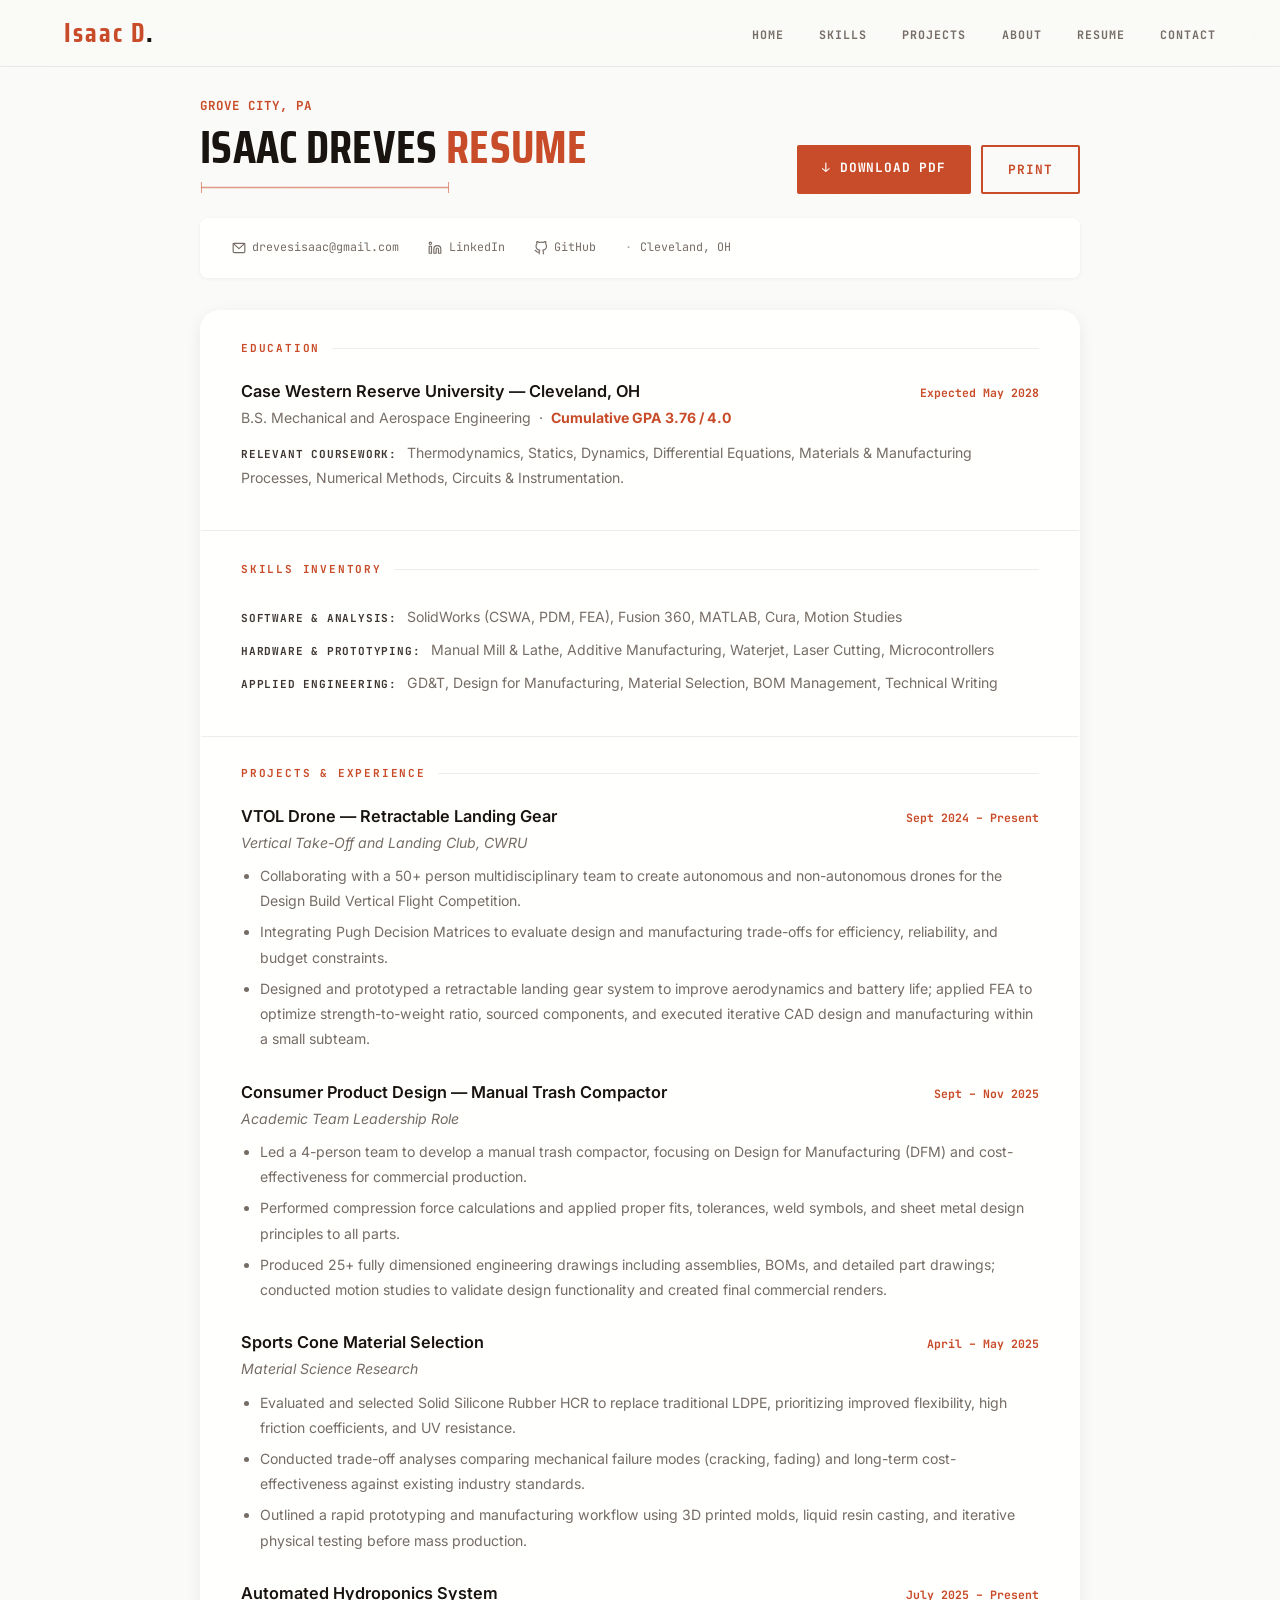
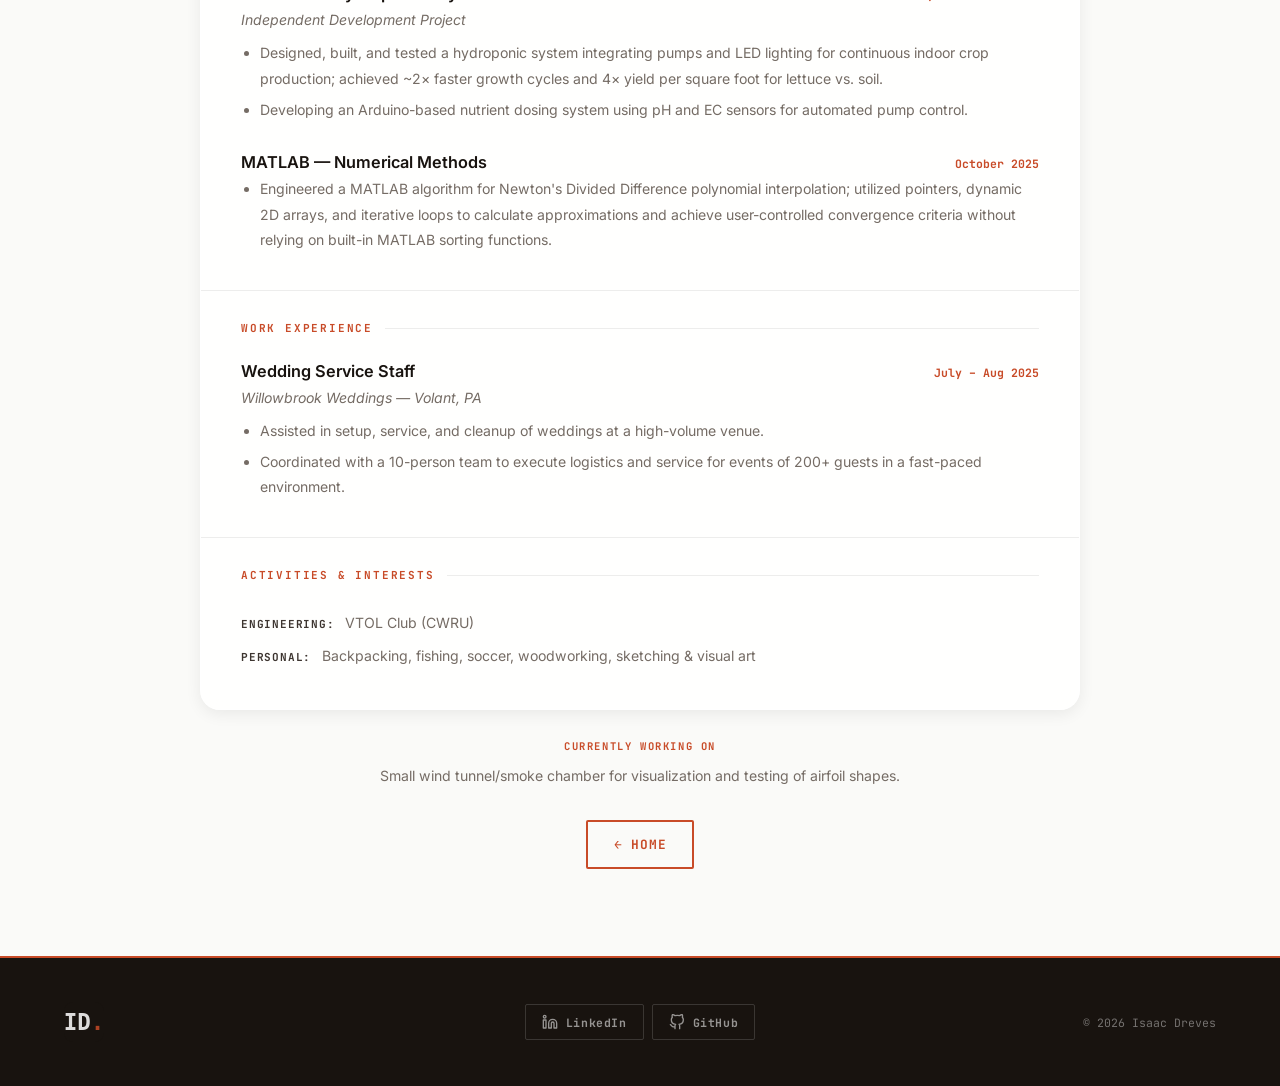
<file: resume.html>
<!DOCTYPE html>
<html lang="en">
<head>
  <meta charset="UTF-8">
  <meta name="viewport" content="width=device-width, initial-scale=1.0">
  <title>Isaac Dreves | Resume</title>
  <meta name="description" content="Resume of Isaac Dreves, Mechanical &amp; Aerospace Engineering student at Case Western Reserve University, GPA 3.76.">

  <!-- Open Graph / social link previews -->
  <meta property="og:type" content="website">
  <meta property="og:site_name" content="Isaac Dreves | Engineering Portfolio">
  <meta property="og:title" content="Isaac Dreves | Resume">
  <meta property="og:description" content="Mechanical &amp; Aerospace Engineering student at Case Western Reserve University, GPA 3.76.">
  <meta property="og:image" content="https://isaacengineering.github.io/portfolio/assets/images/headshot.jpg">
  <meta property="og:url" content="https://isaacengineering.github.io/portfolio/resume.html">

  <link rel="icon" type="image/svg+xml" href="assets/images/favicon.svg">
  <link rel="preconnect" href="https://fonts.googleapis.com">
  <link rel="preconnect" href="https://fonts.gstatic.com" crossorigin>
  <link href="https://fonts.googleapis.com/css2?family=Inter:wght@300;400;600&family=JetBrains+Mono:wght@400;700&family=Saira+Condensed:wght@700&display=swap" rel="stylesheet">
  <link rel="stylesheet" href="css/style.css">
</head>
<body>

  <div id="scroll-progress"></div>
  <div class="nav-backdrop"></div>

  <!-- Navigation -->
  <header>
    <div class="container navbar">
      <a href="index.html" class="logo">
        <span class="logo-id">Isaac D</span><span class="logo-dot">.</span>
      </a>
      <button class="hamburger" aria-label="Toggle navigation" aria-expanded="false">
        <span></span><span></span><span></span>
      </button>
      <ul class="nav-links">
        <li><a href="index.html#home">Home</a></li>
        <li><a href="index.html#skills">Skills</a></li>
        <li><a href="index.html#projects">Projects</a></li>
        <li><a href="index.html#about">About</a></li>
        <li><a href="resume.html">Resume</a></li>
        <li><a href="index.html#contact">Contact</a></li>
      </ul>
    </div>
  </header>

  <!-- Resume -->
  <section class="resume-section">
    <div class="container" style="max-width: 880px;">

      <div class="resume-header" data-reveal>
        <div>
          <p class="resume-location">Grove City, PA</p>
          <h1>Isaac Dreves <span>Resume</span></h1>
          <svg class="hero-dimline" data-reveal="fade" viewBox="0 0 340 14" preserveAspectRatio="none" aria-hidden="true">
            <line x1="2" y1="1" x2="2" y2="13"></line>
            <line x1="2" y1="7" x2="338" y2="7" class="hero-dimline-run"></line>
            <line x1="338" y1="1" x2="338" y2="13"></line>
          </svg>
        </div>
        <div class="resume-header-actions">
          <a href="assets/docs/Dreves_Resume.pdf" download="IsaacDrevesResume.pdf" class="btn btn-primary">
            ↓ Download PDF
          </a>
          <a href="assets/docs/Dreves_Resume.pdf" target="_blank" rel="noopener" class="btn btn-outline">
            Print
          </a>
        </div>
      </div>

      <!-- Contact line -->
      <div class="resume-contact-strip" data-reveal>
        <a href="mailto:drevesisaac@gmail.com" class="resume-contact-item">
          <svg width="14" height="14" viewBox="0 0 24 24" fill="none" stroke="currentColor" stroke-width="2" stroke-linecap="round" stroke-linejoin="round" aria-hidden="true"><rect x="2" y="4" width="20" height="16" rx="2"/><polyline points="2,4 12,13 22,4"/></svg>
          drevesisaac@gmail.com
        </a>
        <a href="https://www.linkedin.com/in/isaac-dreves" target="_blank" rel="noopener" class="resume-contact-item">
          <svg width="14" height="14" viewBox="0 0 24 24" fill="none" stroke="currentColor" stroke-width="2" stroke-linecap="round" stroke-linejoin="round" aria-hidden="true"><path d="M16 8a6 6 0 0 1 6 6v7h-4v-7a2 2 0 0 0-2-2 2 2 0 0 0-2 2v7h-4v-7a6 6 0 0 1 6-6z"/><rect x="2" y="9" width="4" height="12"/><circle cx="4" cy="4" r="2"/></svg>
          LinkedIn
        </a>
        <a href="https://github.com/isaacengineering" target="_blank" rel="noopener" class="resume-contact-item">
          <svg width="14" height="14" viewBox="0 0 24 24" fill="none" stroke="currentColor" stroke-width="2" stroke-linecap="round" stroke-linejoin="round" aria-hidden="true"><path d="M9 19c-5 1.5-5-2.5-7-3m14 6v-3.87a3.37 3.37 0 0 0-.94-2.61c3.14-.35 6.44-1.54 6.44-7A5.44 5.44 0 0 0 20 4.77 5.07 5.07 0 0 0 19.91 1S18.73.65 16 2.48a13.38 13.38 0 0 0-7 0C6.27.65 5.09 1 5.09 1A5.07 5.07 0 0 0 5 4.77a5.44 5.44 0 0 0-1.5 3.78c0 5.42 3.3 6.61 6.44 7A3.37 3.37 0 0 0 9 18.13V22"/></svg>
          GitHub
        </a>
        <span class="resume-contact-item resume-contact-item--text">Cleveland, OH</span>
      </div>

      <div class="resume-container">

        <!-- Education -->
        <div class="resume-block" data-reveal>
          <h2 class="resume-block-title">Education</h2>
          <div class="resume-item">
            <div class="resume-item-header">
              <h3>Case Western Reserve University — Cleveland, OH</h3>
              <span class="resume-date">Expected May 2028</span>
            </div>
            <p>
              B.S. Mechanical and Aerospace Engineering
              &nbsp;·&nbsp; <span class="resume-gpa">Cumulative GPA 3.76 / 4.0</span>
            </p>
            <p style="margin-top:0.6rem;">
              <span class="resume-subsection-label">Relevant Coursework:</span>
              Thermodynamics, Statics, Dynamics, Differential Equations, Materials &amp; Manufacturing
              Processes, Numerical Methods, Circuits &amp; Instrumentation.
            </p>
          </div>
        </div>

        <!-- Skills Inventory -->
        <div class="resume-block" data-reveal>
          <h2 class="resume-block-title">Skills Inventory</h2>
          <div class="resume-item">
            <p><span class="resume-subsection-label">Software &amp; Analysis:</span> SolidWorks (CSWA, PDM, FEA), Fusion 360, MATLAB, Cura, Motion Studies</p>
            <p><span class="resume-subsection-label">Hardware &amp; Prototyping:</span> Manual Mill &amp; Lathe, Additive Manufacturing, Waterjet, Laser Cutting, Microcontrollers</p>
            <p><span class="resume-subsection-label">Applied Engineering:</span> GD&amp;T, Design for Manufacturing, Material Selection, BOM Management, Technical Writing</p>
          </div>
        </div>

        <!-- Projects -->
        <div class="resume-block" data-reveal>
          <h2 class="resume-block-title">Projects &amp; Experience</h2>

          <div class="resume-item">
            <div class="resume-item-header">
              <h3>VTOL Drone — Retractable Landing Gear</h3>
              <span class="resume-date">Sept 2024 – Present</span>
            </div>
            <p class="resume-org">Vertical Take-Off and Landing Club, CWRU</p>
            <ul>
              <li>Collaborating with a 50+ person multidisciplinary team to create autonomous and non-autonomous drones for the Design Build Vertical Flight Competition.</li>
              <li>Integrating Pugh Decision Matrices to evaluate design and manufacturing trade-offs for efficiency, reliability, and budget constraints.</li>
              <li>Designed and prototyped a retractable landing gear system to improve aerodynamics and battery life; applied FEA to optimize strength-to-weight ratio, sourced components, and executed iterative CAD design and manufacturing within a small subteam.</li>
            </ul>
          </div>

          <div class="resume-item">
            <div class="resume-item-header">
              <h3>Consumer Product Design — Manual Trash Compactor</h3>
              <span class="resume-date">Sept – Nov 2025</span>
            </div>
            <p class="resume-org">Academic Team Leadership Role</p>
            <ul>
              <li>Led a 4-person team to develop a manual trash compactor, focusing on Design for Manufacturing (DFM) and cost-effectiveness for commercial production.</li>
              <li>Performed compression force calculations and applied proper fits, tolerances, weld symbols, and sheet metal design principles to all parts.</li>
              <li>Produced 25+ fully dimensioned engineering drawings including assemblies, BOMs, and detailed part drawings; conducted motion studies to validate design functionality and created final commercial renders.</li>
            </ul>
          </div>

          <div class="resume-item">
            <div class="resume-item-header">
              <h3>Sports Cone Material Selection</h3>
              <span class="resume-date">April – May 2025</span>
            </div>
            <p class="resume-org">Material Science Research</p>
            <ul>
              <li>Evaluated and selected Solid Silicone Rubber HCR to replace traditional LDPE, prioritizing improved flexibility, high friction coefficients, and UV resistance.</li>
              <li>Conducted trade-off analyses comparing mechanical failure modes (cracking, fading) and long-term cost-effectiveness against existing industry standards.</li>
              <li>Outlined a rapid prototyping and manufacturing workflow using 3D printed molds, liquid resin casting, and iterative physical testing before mass production.</li>
            </ul>
          </div>

          <div class="resume-item">
            <div class="resume-item-header">
              <h3>Automated Hydroponics System</h3>
              <span class="resume-date">July 2025 – Present</span>
            </div>
            <p class="resume-org">Independent Development Project</p>
            <ul>
              <li>Designed, built, and tested a hydroponic system integrating pumps and LED lighting for continuous indoor crop production; achieved ~2× faster growth cycles and 4× yield per square foot for lettuce vs. soil.</li>
              <li>Developing an Arduino-based nutrient dosing system using pH and EC sensors for automated pump control.</li>
            </ul>
          </div>

          <div class="resume-item">
            <div class="resume-item-header">
              <h3>MATLAB — Numerical Methods</h3>
              <span class="resume-date">October 2025</span>
            </div>
            <ul>
              <li>Engineered a MATLAB algorithm for Newton's Divided Difference polynomial interpolation; utilized pointers, dynamic 2D arrays, and iterative loops to calculate approximations and achieve user-controlled convergence criteria without relying on built-in MATLAB sorting functions.</li>
            </ul>
          </div>
        </div>

        <!-- Work Experience -->
        <div class="resume-block" data-reveal>
          <h2 class="resume-block-title">Work Experience</h2>
          <div class="resume-item">
            <div class="resume-item-header">
              <h3>Wedding Service Staff</h3>
              <span class="resume-date">July – Aug 2025</span>
            </div>
            <p class="resume-org">Willowbrook Weddings — Volant, PA</p>
            <ul>
              <li>Assisted in setup, service, and cleanup of weddings at a high-volume venue.</li>
              <li>Coordinated with a 10-person team to execute logistics and service for events of 200+ guests in a fast-paced environment.</li>
            </ul>
          </div>
        </div>

        <!-- Activities -->
        <div class="resume-block" data-reveal>
          <h2 class="resume-block-title">Activities &amp; Interests</h2>
          <div class="resume-item">
            <p><span class="resume-subsection-label">Engineering:</span> VTOL Club (CWRU)</p>
            <p><span class="resume-subsection-label">Personal:</span> Backpacking, fishing, soccer, woodworking, sketching &amp; visual art</p>
          </div>
        </div>

      </div><!-- /resume-container -->

      <p class="resume-now" data-reveal="fade">
        <span class="resume-now-label">Currently working on</span>
        Small wind tunnel/smoke chamber for visualization and testing of airfoil shapes.
      </p>

      <div class="resume-home-action" data-reveal="fade">
        <a href="index.html" class="btn btn-outline">&larr; Home</a>
      </div>
    </div>
  </section>

  <!-- Footer -->
  <footer>
    <div class="container footer-inner">
      <a href="index.html" class="footer-logo">
        <img src="assets/images/favicon.svg" alt="Isaac Dreves logo" class="logo-icon">
      </a>
      <div class="social-links">
        <a href="https://www.linkedin.com/in/isaac-dreves" target="_blank" rel="noopener" class="social-link" aria-label="LinkedIn">
          <svg width="16" height="16" viewBox="0 0 24 24" fill="none" stroke="currentColor" stroke-width="2" stroke-linecap="round" stroke-linejoin="round" aria-hidden="true">
            <path d="M16 8a6 6 0 0 1 6 6v7h-4v-7a2 2 0 0 0-2-2 2 2 0 0 0-2 2v7h-4v-7a6 6 0 0 1 6-6z"/>
            <rect x="2" y="9" width="4" height="12"/>
            <circle cx="4" cy="4" r="2"/>
          </svg>
          LinkedIn
        </a>
        <a href="https://github.com/IsaacEngineering" target="_blank" rel="noopener" class="social-link" aria-label="GitHub">
          <svg width="16" height="16" viewBox="0 0 24 24" fill="none" stroke="currentColor" stroke-width="2" stroke-linecap="round" stroke-linejoin="round" aria-hidden="true">
            <path d="M9 19c-5 1.5-5-2.5-7-3m14 6v-3.87a3.37 3.37 0 0 0-.94-2.61c3.14-.35 6.44-1.54 6.44-7A5.44 5.44 0 0 0 20 4.77 5.07 5.07 0 0 0 19.91 1S18.73.65 16 2.48a13.38 13.38 0 0 0-7 0C6.27.65 5.09 1 5.09 1A5.07 5.07 0 0 0 5 4.77a5.44 5.44 0 0 0-1.5 3.78c0 5.42 3.3 6.61 6.44 7A3.37 3.37 0 0 0 9 18.13V22"/>
          </svg>
          GitHub
        </a>
      </div>
      <p class="footer-copy">&copy; 2026 Isaac Dreves</p>
    </div>
  </footer>

  <script src="js/script.js"></script>
</body>
</html>
</file>
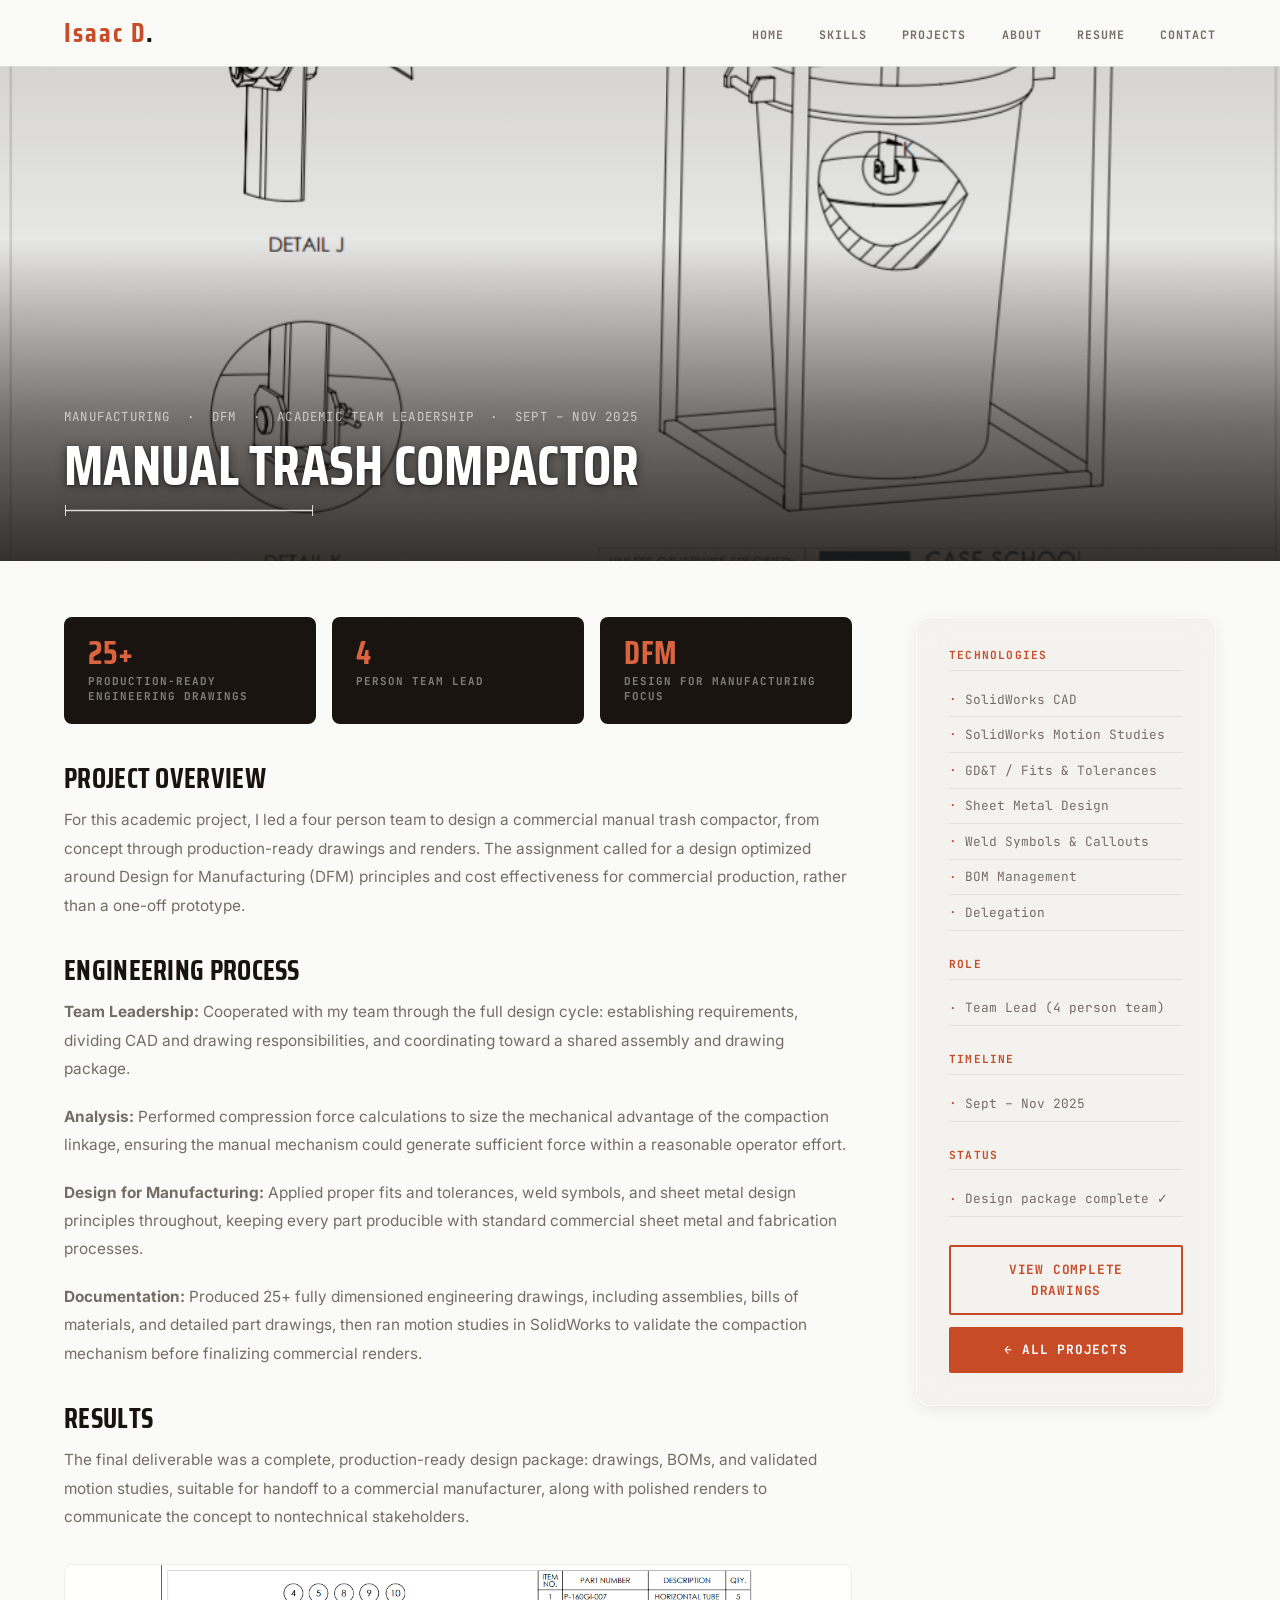
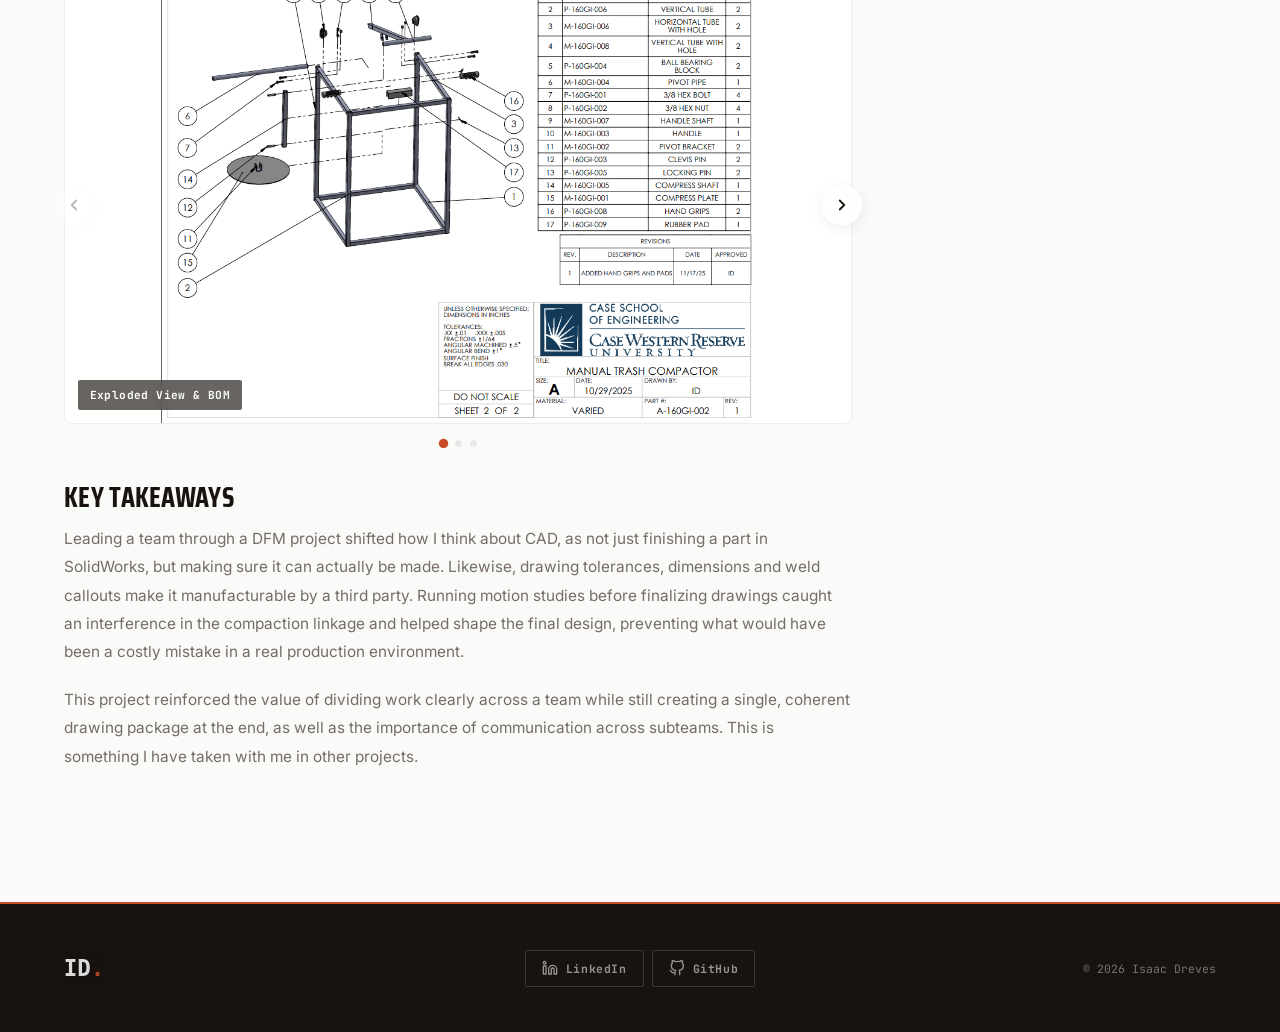
<file: trashcan.html>
<!DOCTYPE html>
<html lang="en">
<head>
  <meta charset="UTF-8">
  <meta name="viewport" content="width=device-width, initial-scale=1.0">
  <title>Manual Trash Compactor | Isaac Dreves</title>
  <meta name="description" content="A Design-for-Manufacturing focused commercial trash compactor, led by Isaac Dreves with a 4-person engineering team.">

  <!-- Open Graph / social link previews -->
  <meta property="og:type" content="website">
  <meta property="og:site_name" content="Isaac Dreves | Engineering Portfolio">
  <meta property="og:title" content="Manual Trash Compactor | Isaac Dreves">
  <meta property="og:description" content="Desighn and drawings for commercial trash compactor.">
  <meta property="og:image" content="https://isaacengineering.github.io/portfolio/assets/images/trashOpen.jpg">
  <meta property="og:url" content="https://isaacengineering.github.io/portfolio/trashcan.html">

  <link rel="icon" type="image/svg+xml" href="assets/images/favicon.svg">
  <link rel="preconnect" href="https://fonts.googleapis.com">
  <link rel="preconnect" href="https://fonts.gstatic.com" crossorigin>
  <link href="https://fonts.googleapis.com/css2?family=Inter:wght@300;400;600&family=JetBrains+Mono:wght@400;700&family=Saira+Condensed:wght@700&display=swap" rel="stylesheet">
  <link rel="stylesheet" href="css/style.css">
</head>
<body>

  <div id="scroll-progress"></div>
  <div class="nav-backdrop"></div>

  <!-- Navigation -->
  <header>
    <div class="container navbar">
      <a href="index.html" class="logo">
        <span class="logo-id">Isaac D</span><span class="logo-dot">.</span>
      </a>
      <button class="hamburger" aria-label="Toggle navigation" aria-expanded="false">
        <span></span><span></span><span></span>
      </button>
      <ul class="nav-links">
        <li><a href="index.html#home">Home</a></li>
        <li><a href="index.html#skills">Skills</a></li>
        <li><a href="index.html#projects">Projects</a></li>
        <li><a href="index.html#about">About</a></li>
        <li><a href="resume.html">Resume</a></li>
        <li><a href="index.html#contact">Contact</a></li>
      </ul>
    </div>
  </header>

  <!-- Project Hero Banner -->
  <div class="project-hero-banner">
    <img src="assets/images/drawingTrash.png" alt="Manual trash compactor render" class="project-hero-banner-img" id="hero-banner-img">
    <div class="project-hero-banner-overlay"></div>
    <div class="project-hero-banner-content container">
      <p class="project-sub" data-reveal="fade">Manufacturing &nbsp;·&nbsp; DFM &nbsp;·&nbsp; Academic Team Leadership &nbsp;·&nbsp; Sept – Nov 2025</p>
      <h1 data-reveal="scale">Manual Trash Compactor</h1>
      <svg class="hero-dimline hero-dimline--light" data-reveal="fade" viewBox="0 0 340 14" preserveAspectRatio="none" aria-hidden="true">
        <line x1="2" y1="1" x2="2" y2="13"></line>
        <line x1="2" y1="7" x2="338" y2="7" class="hero-dimline-run"></line>
        <line x1="338" y1="1" x2="338" y2="13"></line>
      </svg>
    </div>
  </div>

  <main class="container project-main">

    <div class="project-content">

      <!-- Body -->
      <div class="project-body" data-reveal="left">

        <!-- Key Results callout -->
        <div class="project-results-row">
          <div class="project-result-card">
            <span class="project-result-num" data-count-to="25" data-prefix="" data-suffix="+">0+</span>
            <span class="project-result-label">Production-ready engineering drawings</span>
          </div>
          <div class="project-result-card">
            <span class="project-result-num" data-count-to="4" data-prefix="" data-suffix="">0</span>
            <span class="project-result-label">Person team lead</span>
          </div>
          <div class="project-result-card">
            <span class="project-result-num" data-type-text="DFM"></span>
            <span class="project-result-label">Design for Manufacturing focus</span>
          </div>
        </div>

        <h2>Project Overview</h2>
        <p>
          For this academic project, I led a four person team to design a commercial
          manual trash compactor, from concept through production-ready drawings and renders. 
          The assignment called for a design optimized around Design for Manufacturing (DFM) principles and
          cost effectiveness for commercial production, rather than a one-off prototype.
        </p>

        <h2>Engineering Process</h2>
        <p>
          <strong>Team Leadership:</strong> Cooperated with my team through the full design
          cycle: establishing requirements, dividing CAD and drawing responsibilities, and
          coordinating toward a shared assembly and drawing package.
        </p>
        <p>
          <strong>Analysis:</strong> Performed compression force calculations to size the
          mechanical advantage of the compaction linkage, ensuring the manual mechanism could
          generate sufficient force within a reasonable operator effort.
        </p>
        <p>
          <strong>Design for Manufacturing:</strong> Applied proper fits and tolerances, weld
          symbols, and sheet metal design principles throughout, keeping every part producible
          with standard commercial sheet metal and fabrication processes.
        </p>
        <p>
          <strong>Documentation:</strong> Produced 25+ fully dimensioned engineering drawings,
          including assemblies, bills of materials, and detailed part drawings, then ran motion
          studies in SolidWorks to validate the compaction mechanism before finalizing commercial
          renders.
        </p>

        <h2>Results</h2>
        <p>
          The final deliverable was a complete, production-ready design package: drawings, BOMs,
          and validated motion studies, suitable for handoff to a commercial manufacturer,
          along with polished renders to communicate the concept to nontechnical stakeholders.
        </p>

        <div class="project-carousel" data-carousel>
          <div class="project-carousel-track" data-carousel-track>
            <figure class="project-carousel-slide">
              <img src="assets/images/explodedDrawing.png" alt="Exploded Drawing" style="aspect-ratio: 985 / 760;" loading="lazy" decoding="async">
              <figcaption>Exploded View &amp; BOM</figcaption>
            </figure>
            <figure class="project-carousel-slide">
              <img src="assets/images/stowedView.png" alt="Stowed Render" style="aspect-ratio: 1440 / 1080;" loading="lazy" decoding="async">
              <figcaption>Stowed compresser</figcaption>
            </figure>
            <figure class="project-carousel-slide">
              <img src="assets/images/compressor.png" alt="Compress Render" loading="lazy" decoding="async">
              <figcaption>Compressing Bar</figcaption>
            </figure>
          </div>

          <button class="carousel-arrow carousel-arrow--prev" type="button" data-carousel-prev aria-label="Previous photo">
            <svg viewBox="0 0 24 24" fill="none" stroke="currentColor" stroke-width="2.4" stroke-linecap="round" stroke-linejoin="round" aria-hidden="true">
              <path d="M15 18l-6-6 6-6"/>
            </svg>
          </button>
          <button class="carousel-arrow carousel-arrow--next" type="button" data-carousel-next aria-label="Next photo">
            <svg viewBox="0 0 24 24" fill="none" stroke="currentColor" stroke-width="2.4" stroke-linecap="round" stroke-linejoin="round" aria-hidden="true">
              <path d="M9 18l6-6-6-6"/>
            </svg>
          </button>

          <div class="carousel-dots" data-carousel-dots></div>
        </div>

        <h2>Key Takeaways</h2>
        <p>
          Leading a team through a DFM project shifted how I think about CAD, as not just finishing a part
          in SolidWorks, but making sure it can actually be made. Likewise, drawing tolerances, dimensions
          and weld callouts make it manufacturable by a third party. Running motion
          studies before finalizing drawings caught an interference in the compaction linkage and 
          helped shape the final design, preventing what would have been a costly mistake in a real
          production environment.
        </p>
        <p>
          This project reinforced the value of dividing work clearly across a team while still
          creating a single, coherent drawing package at the end, as well as the importance of communication
          across subteams. This is something I have taken with me in other projects.
        </p>

      </div>  

      <!-- Sidebar -->
      <aside class="project-meta" data-reveal="right">
        <h3>Technologies</h3>
        <ul>
          <li>SolidWorks CAD</li>
          <li>SolidWorks Motion Studies</li>
          <li>GD&amp;T / Fits &amp; Tolerances</li>
          <li>Sheet Metal Design</li>
          <li>Weld Symbols &amp; Callouts</li>
          <li>BOM Management</li>
          <li>Delegation</li>
        </ul>

        <h3>Role</h3>
        <ul><li>Team Lead (4 person team)</li></ul>

        <h3>Timeline</h3>
        <ul><li>Sept – Nov 2025</li></ul>

        <h3>Status</h3>
        <ul>
          <li>Design package complete ✓</li>
        </ul>

        <a href="assets/docs/GroupIFinalDrawings.pdf" target="_blank" rel="noopener" class="btn btn-outline">View Complete Drawings</a>
        <a href="index.html#projects" class="btn btn-primary">&larr; All Projects</a>
      </aside>

    </div>
  </main>

  <!-- Footer -->
  <footer>
    <div class="container footer-inner">
      <a href="index.html" class="footer-logo">
        <img src="assets/images/favicon.svg" alt="Isaac Dreves logo" class="logo-icon">
      </a>
      <div class="social-links">
        <a href="https://www.linkedin.com/in/isaac-dreves" target="_blank" rel="noopener" class="social-link" aria-label="LinkedIn">
          <svg width="16" height="16" viewBox="0 0 24 24" fill="none" stroke="currentColor" stroke-width="2" stroke-linecap="round" stroke-linejoin="round" aria-hidden="true">
            <path d="M16 8a6 6 0 0 1 6 6v7h-4v-7a2 2 0 0 0-2-2 2 2 0 0 0-2 2v7h-4v-7a6 6 0 0 1 6-6z"/>
            <rect x="2" y="9" width="4" height="12"/>
            <circle cx="4" cy="4" r="2"/>
          </svg>
          LinkedIn
        </a>
        <a href="https://github.com/IsaacEngineering" target="_blank" rel="noopener" class="social-link" aria-label="GitHub">
          <svg width="16" height="16" viewBox="0 0 24 24" fill="none" stroke="currentColor" stroke-width="2" stroke-linecap="round" stroke-linejoin="round" aria-hidden="true">
            <path d="M9 19c-5 1.5-5-2.5-7-3m14 6v-3.87a3.37 3.37 0 0 0-.94-2.61c3.14-.35 6.44-1.54 6.44-7A5.44 5.44 0 0 0 20 4.77 5.07 5.07 0 0 0 19.91 1S18.73.65 16 2.48a13.38 13.38 0 0 0-7 0C6.27.65 5.09 1 5.09 1A5.07 5.07 0 0 0 5 4.77a5.44 5.44 0 0 0-1.5 3.78c0 5.42 3.3 6.61 6.44 7A3.37 3.37 0 0 0 9 18.13V22"/>
          </svg>
          GitHub
        </a>
      </div>
      <p class="footer-copy">&copy; 2026 Isaac Dreves</p>
    </div>
  </footer>

  <script src="js/script.js"></script>
</body>
</html>
</file>
<file: css/style.css>
/* Design Tokens */
:root {
  /* Palette */
  --bg:              #FAFAF8;
  --surface:         #F2F1ED;

  /* Glass layers */
  --glass-nav:       rgba(250, 250, 248, 0.55);
  --glass-card:      rgba(255, 255, 254, 0.88);
  --glass-deep:      rgba(242, 241, 237, 0.82);
  --glass-border:    rgba(255, 255, 255, 0.60);
  --glass-border-dk: rgba(0, 0, 0, 0.07);

  /* Typography colours */
  --text:            #18130F;
  --text-secondary:  #3D3530;
  --text-muted:      #756C65;
  --text-faint:      #B0A89F;

  /* Accent — terracotta */
  --accent:          #C84B28;
  --accent-light:    #D9633E;
  --accent-tint:     rgba(200, 75, 40, 0.08);
  --accent-glow:     rgba(200, 75, 40, 0.20);

  /* Fonts */
  --font-sans:  'Inter', system-ui, -apple-system, sans-serif;
  --font-head:  'Saira Condensed', sans-serif;
  --font-mono:  'JetBrains Mono', monospace;

  /* Shape */
  --r-xs: 2px;
  --r-sm: 4px;
  --r:    8px;
  --r-lg: 14px;
  --r-xl: 20px;

  /* Elevation */
  --sh-xs: 0 1px 4px rgba(0,0,0,0.05);
  --sh-sm: 0 4px 16px rgba(0,0,0,0.07);
  --sh-md: 0 12px 40px rgba(0,0,0,0.10);
  --sh-lg: 0 24px 60px rgba(0,0,0,0.13);
  --sh-accent: 0 6px 20px rgba(200, 75, 40, 0.28);

  /* Motion */
  --ease:        cubic-bezier(0.22, 1, 0.36, 1);
  --ease-spring: cubic-bezier(0.34, 1.45, 0.64, 1);
  --t:           0.26s;
  --t-slow:      0.55s;

  --nav-h: 66px;

  /* Shared section vertical rhythm */
  --section-py: 5.5rem;

  /* Repeated overlay tint (matches --text) */
  --text-rgb: 24, 19, 15;
}

/* Reset */
*, *::before, *::after { margin: 0; padding: 0; box-sizing: border-box; }

html {
  -webkit-font-smoothing: antialiased;
  -moz-osx-font-smoothing: grayscale;
  text-rendering: optimizeLegibility;
  overscroll-behavior-y: none;
  /* Horizontal clipping lives on <html>, not <body> below. Putting
     overflow (hidden/clip) directly on <body> is a known iOS/WebKit bug:
     it makes fixed-position descendants (like the header) lock to the
     body's layout box instead of the real viewport, so the header sits
     below the top of the screen until the page is scrolled. */
  overflow-x: clip;
}

body {
  font-family: var(--font-sans);
  background: var(--bg);
  color: var(--text);
  line-height: 1.65;
  overscroll-behavior-y: none;
}

h1, h2, h3, h4, h5, h6 {
  font-family: var(--font-head);
  text-transform: uppercase;
  letter-spacing: 0.3px;
  line-height: 1.05;
  color: var(--text);
}

a {
  text-decoration: none;
  color: inherit;
  transition: color var(--t) var(--ease);
}

img { max-width: 100%; height: auto; display: block; }

/* Fine grain overlay — subtle photographic/print texture over the whole page */
body::after {
  content: '';
  position: fixed;
  inset: 0;
  z-index: 9999;
  pointer-events: none;
  opacity: 0.035;
  mix-blend-mode: overlay;
  background-repeat: repeat;
  background-size: 180px 180px;
  background-image: url("data:image/svg+xml;utf8,<svg xmlns='http://www.w3.org/2000/svg' width='180' height='180'><filter id='n'><feTurbulence type='fractalNoise' baseFrequency='0.85' numOctaves='2' stitchTiles='stitch'/></filter><rect width='100%25' height='100%25' filter='url(%23n)'/></svg>");
}

.container {
  width: 90%;
  /* Fluid cap: holds at 1160px on laptop-size screens (where it already
     looks right), then smoothly widens on larger desktop monitors instead
     of leaving a fixed, ever-growing gutter on each side. */
  max-width: clamp(1160px, 78vw, 1600px);
  margin: 0 auto;
}

/* Scroll-progress bar */
#scroll-progress {
  position: fixed;
  top: 0; left: 0;
  height: 2.5px;
  width: 0%;
  background: linear-gradient(90deg, var(--accent), var(--accent-light), #f09070);
  z-index: 2000;
  transition: width 0.06s linear;
  box-shadow: 0 0 8px var(--accent-glow);
  border-radius: 0 2px 2px 0;
  pointer-events: none;
}

/* Section title */
.section-title {
  font-size: 2.5rem;
  letter-spacing: 1px;
  color: var(--text);
  display: inline-block;
  position: relative;
  margin-bottom: 2.25rem;
}
.section-title::after {
  content: '';
  display: block;
  height: 2.5px;
  width: 0;
  background: linear-gradient(90deg, var(--accent) 60%, transparent);
  margin-top: 7px;
  border-radius: 2px;
  transition: width 0.8s var(--ease) 0.1s;
}
.section-title.is-visible::after { width: 100%; }

/* Navigation */
header {
  position: fixed;
  top: 0; width: 100%;
  background: var(--glass-nav);
  backdrop-filter: blur(28px) saturate(180%);
  -webkit-backdrop-filter: blur(28px) saturate(180%);
  z-index: 1000;
  border-bottom: 1px solid var(--glass-border-dk);
  transition: background var(--t-slow) var(--ease),
              box-shadow  var(--t-slow) var(--ease);
}
header.scrolled {
  background: rgba(250,250,248,0.84);
  box-shadow: var(--sh-sm);
}

.navbar {
  display: flex;
  justify-content: space-between;
  align-items: center;
  height: var(--nav-h);
}

.logo {
  font-family: var(--font-head);
  font-size: 1.7rem;
  font-weight: 700;
  color: var(--accent);
  letter-spacing: 2px;
  transition: transform var(--t) var(--ease-spring), letter-spacing var(--t) var(--ease);
}
.logo:hover { transform: scale(1.06); letter-spacing: 3px; }
.logo, .footer-logo { display: inline-flex; align-items: center; }
.logo-id { color: #C84B28; }
.logo-dot { color: #18130F; }
.footer-logo .logo-icon { height: 40px; width: 40px; border-radius: 9px; display: block; }

.nav-links {
  display: flex;
  list-style: none;
  gap: 2.2rem;
}
.nav-links a {
  font-family: var(--font-mono);
  font-size: 0.73rem;
  font-weight: 700;
  text-transform: uppercase;
  letter-spacing: 1px;
  color: var(--text-muted);
  position: relative;
  padding-bottom: 4px;
}
.nav-links a::after {
  content: '';
  position: absolute;
  bottom: 0; left: 0;
  width: 0; height: 2px;
  background: var(--accent);
  border-radius: 1px;
  transition: width var(--t) var(--ease);
}
.nav-links a:hover,
.nav-links a.nav-active { color: var(--accent); }
.nav-links a:hover::after,
.nav-links a.nav-active::after { width: 100%; }

/* Hamburger */
.hamburger {
  display: none;
  flex-direction: column;
  justify-content: center;
  gap: 5px;
  cursor: pointer;
  background: none;
  border: none;
  padding: 8px;
  width: 44px;
  height: 44px;
  border-radius: var(--r-sm);
  transition: background var(--t) var(--ease);
}
.hamburger:hover { background: var(--accent-tint); }
.hamburger span {
  display: block;
  height: 2px;
  background: var(--text-secondary);
  border-radius: 2px;
  transform-origin: center;
  transition: transform var(--t) var(--ease),
              opacity   var(--t) var(--ease),
              width     var(--t) var(--ease),
              background var(--t) var(--ease);
}
.hamburger span:nth-child(3) { width: 55%; margin-left: auto; }
.hamburger.open span { background: var(--accent); }
.hamburger.open span:nth-child(1) { transform: translateY(7px) rotate(45deg); }
.hamburger.open span:nth-child(2) { opacity: 0; transform: scaleX(0); }
.hamburger.open span:nth-child(3) { transform: translateY(-7px) rotate(-45deg); width: 100%; }

.nav-backdrop {
  display: none;
  position: fixed;
  inset: 0; top: var(--nav-h);
  background: rgba(var(--text-rgb), 0.35);
  backdrop-filter: blur(3px);
  -webkit-backdrop-filter: blur(3px);
  z-index: 998;
  opacity: 0;
  transition: opacity var(--t-slow) var(--ease);
  pointer-events: none;
}
.nav-backdrop.visible { opacity: 1; pointer-events: all; }

/* Buttons */
.btn {
  display: inline-block;
  padding: 0.75rem 1.6rem;
  border-radius: var(--r-xs);
  font-family: var(--font-mono);
  font-size: 0.8rem;
  text-transform: uppercase;
  font-weight: 700;
  letter-spacing: 0.8px;
  cursor: pointer;
  border: none;
  position: relative;
  overflow: hidden;
  isolation: isolate;
  transition: background var(--t) var(--ease),
              color     var(--t) var(--ease),
              transform var(--t) var(--ease-spring),
              box-shadow var(--t) var(--ease);
}

.btn-primary { background: var(--accent); color: #fff; }
.btn-primary:hover {
  background: var(--accent-light);
  color: #fff;
  box-shadow: var(--sh-accent), 0 6px 14px -4px rgba(0,0,0,0.25);
}
.btn-primary:active { transform: scale(0.97); box-shadow: none; }

.btn-outline {
  background: transparent;
  border: 2px solid var(--accent);
  color: var(--accent);
}
.btn-outline:hover {
  background: var(--accent);
  color: #fff;
  box-shadow: var(--sh-accent), 0 6px 14px -4px rgba(0,0,0,0.25);
}
.btn-outline:active { transform: scale(0.97); }

/* Hero */
.hero {
  min-height: 100svh;
  display: flex;
  align-items: center;
  padding-top: var(--nav-h);
  position: relative;
  overflow: hidden;
}

.hero::before {
  content: '';
  position: absolute;
  top: -20%; right: -10%;
  width: 65vw; height: 65vw;
  background: radial-gradient(ellipse, rgba(200,75,40,0.055) 0%, transparent 65%);
  pointer-events: none;
  z-index: 0;
  animation: heroPulse 9s ease-in-out infinite alternate;
}
.hero::after {
  content: '';
  position: absolute;
  bottom: -10%; left: -5%;
  width: 45vw; height: 45vw;
  background: radial-gradient(ellipse, rgba(200,75,40,0.03) 0%, transparent 70%);
  pointer-events: none;
  z-index: 0;
  animation: heroPulse 12s ease-in-out infinite alternate-reverse;
}

@keyframes heroPulse {
  from { transform: scale(1);    opacity: 0.7; }
  to   { transform: scale(1.12); opacity: 1;   }
}

.hero-content {
  display: grid;
  grid-template-columns: 1fr 0.82fr;
  gap: 5rem;
  align-items: center;
  padding: 2.5rem 0 4rem;
  position: relative;
  z-index: 1;
}

/* Typewriter eyebrow */
.hero-eyebrow {
  font-family: var(--font-mono);
  font-size: 0.72rem;
  font-weight: 700;
  text-transform: uppercase;
  letter-spacing: 2.5px;
  color: var(--accent);
  margin-bottom: 1.1rem;
  display: flex;
  align-items: center;
  gap: 0.7rem;
  min-height: 1.4em; /* prevent layout shift during typewriter */
}
.hero-eyebrow::before {
  content: '';
  display: inline-block;
  width: 22px; height: 2px;
  background: var(--accent);
  border-radius: 1px;
  flex-shrink: 0;
}

/* Blinking cursor */
.typewriter-cursor {
  display: inline-block;
  font-weight: 400;
  color: var(--accent);
  animation: cursorBlink 1.1s step-end infinite;
  margin-left: 1px;
}
@keyframes cursorBlink {
  0%, 100% { opacity: 1; }
  50%       { opacity: 0; }
}

.hero-text h1 {
  font-size: 5.5rem;
  line-height: 0.92;
  margin-bottom: 1.2rem;
  color: var(--text);
}
.hero-text h1 span { color: var(--accent); }

/* Dimension-line flourish — draws itself in once the hero text reveals */
.hero-dimline {
  display: block;
  width: 100%;
  max-width: 250px;
  height: 13px;
  margin: -0.3rem 0 1.35rem;
  overflow: visible;
}
.hero-dimline line {
  stroke: var(--accent);
  stroke-width: 1.4;
  opacity: 0.55;
}
.hero-dimline-run {
  stroke-dasharray: 340;
  stroke-dashoffset: 340;
  transition: stroke-dashoffset 1.05s var(--ease) 0.35s;
}
.hero-text.is-visible .hero-dimline-run { stroke-dashoffset: 0; }
/* Standalone trigger for pages where the line has its own [data-reveal] */
.hero-dimline.is-visible .hero-dimline-run { stroke-dashoffset: 0; }

/* Brighter variant with a drop-shadow, for use over hero banner photos */
.hero-dimline--light line {
  stroke: #fff;
  opacity: 0.8;
}
.hero-dimline--light {
  filter: drop-shadow(0 1px 4px rgba(0,0,0,0.5));
}

/* Spacing override for headings with no existing bottom margin */
.project-hero-banner-content .hero-dimline,
.resume-header .hero-dimline {
  margin: 0.6rem 0 0;
}

.hero-text h2 {
  font-family: var(--font-mono);
  font-size: 0.84rem;
  color: var(--text-muted);
  font-weight: 400;
  text-transform: none;
  letter-spacing: 0;
  margin-bottom: 1.6rem;
  line-height: 1.75;
}

.hero-text p {
  color: var(--text-muted);
  font-size: 0.98rem;
  max-width: 470px;
  margin-bottom: 2.5rem;
  line-height: 1.85;
}

.hero-actions { display: flex; gap: 0.9rem; flex-wrap: wrap; }

/* Photo */
.hero-image { position: relative; perspective: 900px; }

.hero-image-inner {
  border-radius: var(--r-xl);
  overflow: hidden;
  border: 5px solid rgba(255,255,255,0.95);
  box-shadow: var(--sh-md);
  transition: transform 0.1s linear, box-shadow var(--t-slow) var(--ease);
  will-change: transform;
}

.hero-image img {
  width: 100%;
  aspect-ratio: 4/5;
  object-fit: cover;
  display: block;
  transition: transform 0.7s var(--ease);
}
.hero-image:hover .hero-image-inner { box-shadow: var(--sh-lg); }
.hero-image:hover img { transform: scale(1.03); }

.hero-image::before {
  content: '';
  position: absolute;
  bottom: -16px; right: -16px;
  width: 52%; height: 52%;
  border: 2px solid var(--accent);
  border-radius: var(--r-xl);
  z-index: -1;
  opacity: 0.18;
  transition: opacity 0.45s var(--ease), transform 0.45s var(--ease);
}
.hero-image:hover::before { opacity: 0.4; transform: translate(6px, 6px); }

/* Spec Plate (skills, black/orange machine-plate band) */
.spec-plate {
  background: var(--text);
  padding: 4.5rem 0 4rem;
  position: relative;
  overflow: hidden;
  border-top: 1px solid rgba(255,255,255,0.07);
  border-bottom: 1px solid rgba(255,255,255,0.07);
}

/* faint machined-panel texture: thin rule grid, like a layout drawing */
.spec-plate::before {
  content: '';
  position: absolute;
  inset: 0;
  background-image:
    linear-gradient(rgba(255,255,255,0.035) 1px, transparent 1px),
    linear-gradient(90deg, rgba(255,255,255,0.035) 1px, transparent 1px);
  background-size: 38px 38px;
  pointer-events: none;
}
.spec-plate::after {
  content: '';
  position: absolute;
  top: -30%; right: -8%;
  width: 50vw; height: 50vw;
  background: radial-gradient(ellipse, rgba(200,75,40,0.16) 0%, transparent 65%);
  pointer-events: none;
}

.spec-plate-head {
  display: flex;
  justify-content: space-between;
  align-items: baseline;
  flex-wrap: wrap;
  gap: 0.75rem;
  margin-bottom: 2.75rem;
  position: relative;
  z-index: 1;
}
.spec-plate-title {
  font-family: var(--font-head);
  font-size: 2.1rem;
  letter-spacing: 1px;
  color: #fff;
}
.spec-plate-title span { color: var(--accent-light); }
.spec-plate-tag {
  font-family: var(--font-mono);
  font-size: 0.7rem;
  font-weight: 700;
  text-transform: uppercase;
  letter-spacing: 1.6px;
  color: rgba(255,255,255,0.4);
  display: flex;
  align-items: center;
  gap: 0.6rem;
}
.spec-plate-tag::before {
  content: '';
  width: 7px; height: 7px;
  border-radius: 50%;
  background: var(--accent);
  box-shadow: 0 0 0 3px rgba(200,75,40,0.25);
  animation: spec-pulse 2.4s ease-in-out infinite;
}
@keyframes spec-pulse {
  0%, 100% { box-shadow: 0 0 0 3px rgba(200,75,40,0.25); }
  50%      { box-shadow: 0 0 0 6px rgba(200,75,40,0.1); }
}

.spec-grid {
  display: grid;
  grid-template-columns: repeat(4, 1fr);
  gap: 0;
  position: relative;
  z-index: 1;
  border: 1px solid rgba(255,255,255,0.1);
  border-radius: var(--r);
  overflow: hidden;
}

.spec-row {
  padding: 1.6rem 1.75rem;
  border-right: 1px solid rgba(255,255,255,0.1);
  position: relative;
  overflow: hidden;
  opacity: 0;
  transform: translateY(14px);
  transition: background var(--t) var(--ease),
              opacity 0.55s var(--ease),
              transform 0.55s var(--ease);
  transition-delay: 0s, calc(var(--ri, 0) * 0.09s), calc(var(--ri, 0) * 0.09s);
}
.spec-row.is-visible { opacity: 1; transform: translateY(0); }
.spec-row:nth-child(4n) { border-right: none; }
.spec-row:nth-child(n+5) { border-top: 1px solid rgba(255,255,255,0.1); }
.spec-row:hover { background: rgba(255,255,255,0.035); }

/* faint orange sweep that travels across a row on hover */
.spec-row::after {
  content: '';
  position: absolute;
  top: 0; left: -60%;
  width: 60%; height: 100%;
  background: linear-gradient(90deg, transparent, rgba(200,75,40,0.08), transparent);
  transform: skewX(-12deg);
  pointer-events: none;
  transition: left 0.7s var(--ease);
}
.spec-row:hover::after { left: 120%; }

.spec-row-index {
  font-family: var(--font-mono);
  font-size: 0.65rem;
  font-weight: 700;
  letter-spacing: 1.5px;
  color: var(--accent-light);
  margin-bottom: 0.65rem;
  display: inline-flex;
  align-items: center;
  gap: 0.45rem;
}
.spec-row-index::before {
  content: '';
  width: 10px;
  height: 1px;
  background: var(--accent-light);
  transform-origin: left;
  transform: scaleX(0);
  transition: transform 0.45s var(--ease);
  transition-delay: calc(var(--ri, 0) * 0.09s + 0.15s);
}
.spec-row.is-visible .spec-row-index::before { transform: scaleX(1); }

.spec-row-label {
  font-family: var(--font-mono);
  font-size: 0.66rem;
  font-weight: 700;
  text-transform: uppercase;
  letter-spacing: 1.3px;
  color: rgba(255,255,255,0.38);
  margin-bottom: 0.85rem;
  padding-bottom: 0.7rem;
  border-bottom: 1px solid rgba(255,255,255,0.08);
  position: relative;
}
.spec-row-label::after {
  content: '';
  position: absolute;
  left: 0; bottom: -1px;
  width: 0;
  height: 1px;
  background: var(--accent);
  transition: width 0.5s var(--ease);
  transition-delay: calc(var(--ri, 0) * 0.09s + 0.25s);
}
.spec-row.is-visible .spec-row-label::after { width: 28px; }

.spec-row-items { display: flex; flex-wrap: wrap; gap: 0.4rem; }

.spec-chip {
  font-family: var(--font-mono);
  font-size: 0.74rem;
  font-weight: 700;
  color: rgba(255,255,255,0.78);
  padding: 0.3rem 0.4rem;
  margin: 0 -0.4rem;
  border-radius: var(--r-xs);
  opacity: 0;
  transform: translateY(6px);
  transition: color var(--t) var(--ease),
              background var(--t) var(--ease),
              opacity 0.4s var(--ease),
              transform 0.4s var(--ease-spring);
  width: 100%;
  display: flex;
  align-items: baseline;
  gap: 0.5rem;
}
.spec-chip.is-visible {
  opacity: 1;
  transform: translateY(0);
  transition-delay: calc(var(--i, 0) * 0.04s);
}
.spec-chip::before {
  content: '→';
  color: var(--accent);
  font-size: 0.7em;
  flex-shrink: 0;
  display: inline-block;
  transition: transform 0.3s var(--ease-spring);
}
.spec-chip:hover {
  color: #fff;
  background: rgba(255,255,255,0.045);
}
.spec-chip:hover::before { transform: translateX(3px); }
.spec-chip--cert {
  color: var(--accent-light);
}
.spec-chip--cert::after {
  content: 'CERT';
  font-size: 0.58rem;
  letter-spacing: 1px;
  background: rgba(200,75,40,0.22);
  color: var(--accent-light);
  padding: 0.1rem 0.4rem;
  border-radius: var(--r-xs);
  margin-left: auto;
  transition: background var(--t) var(--ease), box-shadow var(--t) var(--ease);
}
.spec-chip--cert:hover::after {
  background: var(--accent);
  color: #fff;
  box-shadow: 0 0 10px rgba(200,75,40,0.45);
}

/* Skill readout bar — level is set per chip via the --level custom property */
.chip-meter {
  align-self: center;
  margin-left: auto;
  flex-shrink: 0;
  width: 46px;
  height: 3px;
  border-radius: 2px;
  background: rgba(255,255,255,0.12);
  overflow: hidden;
}
.chip-meter-fill {
  display: block;
  height: 100%;
  width: 0;
  border-radius: 2px;
  background: linear-gradient(90deg, var(--accent), var(--accent-light));
  transition: width 0.8s var(--ease);
  transition-delay: calc(var(--i, 0) * 0.04s + 0.2s);
}
.spec-chip.is-visible .chip-meter-fill { width: var(--level, 60%); }

/* Projects */
.projects {
  padding: var(--section-py) 0;
  background-color: var(--surface);
  background-image:
    linear-gradient(var(--glass-border-dk) 1px, transparent 1px),
    linear-gradient(90deg, var(--glass-border-dk) 1px, transparent 1px);
  background-size: 44px 44px;
  border-top: 1px solid var(--glass-border-dk);
  border-bottom: 1px solid var(--glass-border-dk);
  /* Fixed gap after this section, set on the section itself (not the grid),
     so it stays constant no matter how many project cards are in .project-grid —
     adding or removing cards only changes the grid's height, never this margin. */
  margin-bottom: 2.5rem;
}

.project-filters {
  display: flex;
  flex-wrap: wrap;
  gap: 0.5rem;
  margin-bottom: 2rem;
}
.project-filters .btn { padding: 0.46rem 1rem; font-size: 0.72rem; }

.project-grid {
  display: grid;
  grid-template-columns: repeat(auto-fill, minmax(300px, 1fr));
  gap: 1.5rem;
}

/* Card */
.project-card {
  background: var(--glass-card);
  backdrop-filter: blur(12px) saturate(140%);
  -webkit-backdrop-filter: blur(12px) saturate(140%);
  border-radius: var(--r-lg);
  overflow: hidden;
  border: 1px solid var(--glass-border);
  box-shadow: var(--sh-xs);
  display: flex;
  flex-direction: column;
  cursor: pointer;
  will-change: transform;
  transition: transform 0.38s var(--ease),
              box-shadow 0.38s var(--ease),
              border-color 0.38s var(--ease);
}
.project-card:hover {
  transform: scale(1.008);
  box-shadow: var(--sh-md), 0 0 0 1px rgba(200,75,40,0.15);
  border-color: rgba(200,75,40,0.25);
}
.project-card:active { transform: translateY(-3px) scale(0.99); }

/* Coming-soon card variant */
.project-card--soon {
  cursor: default;
  opacity: 0.55;
}
.project-card--soon:hover {
  transform: none;
  box-shadow: var(--sh-xs);
  border-color: var(--glass-border);
}

/* Image wrap */
.project-img-wrap {
  overflow: hidden;
  height: 215px;
  border-bottom: 1px solid var(--glass-border-dk);
  position: relative;
}
.project-img-wrap::after {
  content: '';
  position: absolute; inset: 0;
  background: linear-gradient(to bottom, transparent 55%, rgba(0,0,0,0.06));
  pointer-events: none;
  transition: opacity var(--t) var(--ease);
}
.project-card:hover .project-img-wrap::after { opacity: 0; }

/* Placeholder image for coming-soon cards */
.project-img-wrap--soon {
  background: var(--surface);
  display: flex;
  align-items: center;
  justify-content: center;
}
.project-img-wrap--soon::after { display: none; }

.soon-glyph {
  color: var(--text-faint);
  opacity: 0.6;
}

.project-img {
  width: 100%; height: 100%;
  object-fit: cover;
  transition: transform 0.65s var(--ease), filter 0.4s var(--ease);
}
.project-card:hover .project-img {
  transform: scale(1.08);
  filter: brightness(1.04) saturate(1.08);
}

.project-info {
  padding: 1.5rem 1.5rem 1.6rem;
  display: flex;
  flex-direction: column;
  flex: 1;
}
.project-info h3 {
  font-size: 1.45rem;
  margin-bottom: 0.5rem;
  color: var(--text);
  transition: color var(--t) var(--ease);
}
.project-card:hover .project-info h3 { color: var(--accent); }
.project-card--soon:hover .project-info h3 { color: var(--text); }
.project-info p { color: var(--text-muted); font-size: 0.88rem; line-height: 1.7; margin-bottom: 1.2rem; flex: 1; }

.project-readmore {
  font-family: var(--font-mono);
  font-size: 0.73rem;
  font-weight: 700;
  text-transform: uppercase;
  letter-spacing: 0.6px;
  color: var(--accent);
  display: inline-flex;
  align-items: center;
  gap: 5px;
  transition: gap var(--t) var(--ease);
}
.project-readmore::after { content: '→'; }
.project-card:hover .project-readmore { gap: 10px; }

.project-card.hide { display: none; }

.project-tags { display: flex; gap: 0.4rem; flex-wrap: wrap; margin-bottom: 0.8rem; }
.project-tag {
  font-family: var(--font-mono);
  font-size: 0.66rem;
  font-weight: 700;
  text-transform: uppercase;
  letter-spacing: 0.5px;
  color: var(--accent);
  background: var(--accent-tint);
  padding: 0.17rem 0.52rem;
  border-radius: var(--r-xs);
  transition: background var(--t) var(--ease), color var(--t) var(--ease);
}
.project-card:hover .project-tag { background: rgba(200,75,40,0.14); }

/* About */
.about { padding: var(--section-py) 0; }

.about-grid {
  display: grid;
  grid-template-columns: 1fr 1fr;
  gap: 2.5rem;
  align-items: start;
}

.about-text h3 { font-size: 1.85rem; margin-bottom: 0.9rem; }
.about-text p  { color: var(--text-muted); margin-bottom: 1.4rem; font-size: 0.96rem; line-height: 1.85; }

.edu-block {
  margin-top: 2.25rem;
  padding: 1.25rem 1.5rem;
  background: var(--glass-card);
  backdrop-filter: blur(10px);
  -webkit-backdrop-filter: blur(10px);
  border: 1px solid var(--glass-border);
  border-left: 3px solid var(--accent);
  border-radius: 0 var(--r) var(--r) 0;
  box-shadow: var(--sh-xs);
  transition: transform var(--t) var(--ease), box-shadow var(--t) var(--ease);
}
.edu-block:hover { transform: translateX(5px); box-shadow: var(--sh-sm); }
.edu-block strong {
  display: block;
  font-size: 0.95rem;
  font-family: var(--font-head);
  font-weight: 700;
  text-transform: uppercase;
  color: var(--text);
  margin-bottom: 0.35rem;
}
.edu-block .edu-meta { font-family: var(--font-mono); font-size: 0.77rem; color: var(--text-muted); line-height: 1.65; }
.edu-block .edu-gpa  { color: var(--accent); font-weight: 700; }

.about-collage {
  display: grid;
  grid-template-columns: repeat(2, 1fr);
  grid-template-rows: 290px 240px;
  gap: 6px;
}
.about-collage img {
  width: 100%; height: 100%;
  object-fit: cover;
  border-radius: var(--r);
  border: 1px solid var(--glass-border-dk);
  filter: saturate(0.85);
  transition: transform 0.5s var(--ease), box-shadow 0.5s var(--ease), filter 0.5s var(--ease);
}
.about-collage img:first-child { grid-column: 1 / span 2; }
.about-collage img:hover {
  transform: scale(1.035);
  box-shadow: var(--sh-md);
  filter: saturate(1.1);
  position: relative; z-index: 2;
}

.about-actions {
  display: flex;
  gap: 0.9rem;
  flex-wrap: wrap;
  margin-top: 2rem;
}

/* Contact */
.contact {
  padding: calc(var(--section-py) + 0.5rem) 0;
  background-color: var(--surface);
  background-image:
    linear-gradient(var(--glass-border-dk) 1px, transparent 1px),
    linear-gradient(90deg, var(--glass-border-dk) 1px, transparent 1px);
  background-size: 44px 44px;
  border-top: 1px solid var(--glass-border-dk);
  text-align: center;
}

.contact p.subtext {
  color: var(--text-muted);
  font-size: 0.97rem;
  max-width: 520px;
  margin: 0 auto 3rem;
  line-height: 1.8;
}

.contact-label {
  font-family: var(--font-mono);
  font-size: 0.7rem;
  font-weight: 700;
  text-transform: uppercase;
  letter-spacing: 2px;
  color: var(--text-muted);
  margin-bottom: 0.7rem;
}

/* Pulsing ring wrapper — original style, restored */
.contact-email-wrap {
  display: inline-block;
  position: relative;
  order: 2; /* keep email visually centered regardless of source order */
}
.contact-email-wrap::before {
  content: '';
  position: absolute;
  inset: -7px;
  border: 1.5px solid var(--accent);
  border-radius: var(--r-xs);
  opacity: 0;
  transform: scale(0.92);
  transition: opacity 0.4s var(--ease), transform 0.4s var(--ease);
  pointer-events: none;
}
.contact-email-wrap:hover::before {
  opacity: 0.3;
  transform: scale(1.04);
  animation: pulseRing 1.9s ease-in-out infinite;
}
@keyframes pulseRing {
  0%, 100% { opacity: 0.3; transform: scale(1.04); }
  50%       { opacity: 0.1; transform: scale(1.11); }
}

.contact-email {
  font-family: var(--font-mono);
  font-size: 1rem;
  color: var(--accent);
  border: 2px solid var(--accent);
  padding: 0.95rem 2.25rem;
  border-radius: var(--r-xs);
  display: inline-flex;
  align-items: center;
  gap: 0.65rem;
  transition: background var(--t) var(--ease),
              color var(--t) var(--ease),
              transform var(--t) var(--ease-spring),
              box-shadow var(--t) var(--ease);
}
.contact-email:hover {
  background: var(--accent);
  color: #fff;
  box-shadow: var(--sh-accent);
}

/* Footer */
footer {
  text-align: center;
  padding: 2.75rem 0;
  background: var(--text);
  border-top: 2px solid var(--accent);
}

.footer-inner {
  display: grid;
  grid-template-columns: 1fr auto 1fr;
  align-items: center;
  gap: 1.5rem;
}

.footer-logo {
  font-family: var(--font-head);
  font-size: 1.3rem;
  font-weight: 700;
  color: var(--accent-light);
  letter-spacing: 2px;
  opacity: 0.85;
  justify-self: start;
  transition: opacity var(--t) var(--ease);
}
.footer-logo:hover { opacity: 1; }

.social-links {
  display: flex;
  gap: 0.5rem;
  align-items: center;
  justify-self: center;
}

.social-link {
  display: inline-flex;
  align-items: center;
  gap: 0.5rem;
  font-family: var(--font-mono);
  font-size: 0.72rem;
  font-weight: 700;
  letter-spacing: 0.6px;
  color: rgba(255, 255, 255, 0.55);
  padding: 0.48rem 1rem;
  border: 1px solid rgba(255, 255, 255, 0.15);
  border-radius: var(--r-xs);
  transition: color var(--t) var(--ease),
              border-color var(--t) var(--ease),
              background var(--t) var(--ease),
              transform var(--t) var(--ease-spring);
}
.social-link:hover {
  color: var(--accent-light);
  border-color: var(--accent);
  background: rgba(200, 75, 40, 0.12);
}
.footer-copy { font-family: var(--font-mono); font-size: 0.72rem; color: rgba(255, 255, 255, 0.4); justify-self: end; }

/* Project Detail Page */
.project-hero-banner {
  position: relative;
  width: 100%;
  height: clamp(380px, 55vh, 620px);
  margin-top: var(--nav-h);
  overflow: hidden;
  display: flex;
  align-items: flex-end;
}

.project-hero-banner-img {
  position: absolute;
  inset: 0;
  width: 100%;
  height: 100%;
  object-fit: cover;
  object-position: center;
  transform-origin: center;
  /* Ken Burns — auto-starts on load */
  animation: kenBurns 18s ease-in-out infinite alternate;
  will-change: transform;
}

@keyframes kenBurns {
  from { transform: scale(1)    translate(0,    0);    }
  to   { transform: scale(1.07) translate(-1.5%, 1%); }
}

.project-hero-banner-overlay {
  position: absolute;
  inset: 0;
  background:
    linear-gradient(
      to bottom,
      rgba(var(--text-rgb), 0.18) 0%,
      rgba(var(--text-rgb), 0.10) 35%,
      rgba(var(--text-rgb), 0.62) 72%,
      rgba(var(--text-rgb), 0.88) 100%
    );
  pointer-events: none;
}

.project-hero-banner-content {
  position: relative;
  z-index: 2;
  padding-bottom: 2.75rem;
  padding-top: 1rem;
}

.project-hero-banner-content .project-sub {
  color: rgba(255, 255, 255, 0.65);
  margin-bottom: 0.65rem;
}

.project-hero-banner-content h1 {
  font-size: clamp(2rem, 5vw, 3.5rem);
  color: #fff;
  line-height: 1;
  text-shadow:
    0 2px 12px rgba(0, 0, 0, 0.45),
    0 1px 3px  rgba(0, 0, 0, 0.55);
  max-width: 820px;
}

.project-sub {
  font-family: var(--font-mono);
  font-size: 0.78rem;
  text-transform: uppercase;
  letter-spacing: 1.2px;
  color: var(--text-muted);
  margin-bottom: 1rem;
  display: block;
}

/* Project main padding */
.project-main { padding-top: 3.5rem; }

.project-content {
  display: grid;
  grid-template-columns: 1fr 300px;
  gap: 4rem;
  padding-bottom: 7rem;
}

.project-body h2 { font-size: 1.75rem; margin: 2.25rem 0 0.8rem; }
.project-body h2:first-child { margin-top: 0; }
.project-body p  { color: var(--text-muted); margin-bottom: 1.2rem; line-height: 1.85; font-size: 0.96rem; }

/* Key results row */
.project-results-row {
  display: flex;
  gap: 1rem;
  margin-bottom: 2.5rem;
  flex-wrap: wrap;
}

.project-result-card {
  flex: 1;
  min-width: 130px;
  background: var(--text);
  border-radius: var(--r);
  padding: 1.25rem 1.5rem;
  display: flex;
  flex-direction: column;
  gap: 0.3rem;
}

.project-result-num {
  font-family: var(--font-head);
  font-size: 2rem;
  font-weight: 700;
  color: var(--accent-light);
  line-height: 1;
  letter-spacing: 0.5px;
}

.project-result-num.is-typing::after {
  content: '|';
  display: inline-block;
  margin-left: 2px;
  animation: cursorBlink 1.1s step-end infinite;
}

.project-result-label {
  font-family: var(--font-mono);
  font-size: 0.68rem;
  font-weight: 700;
  text-transform: uppercase;
  letter-spacing: 1px;
  color: rgba(255,255,255,0.45);
  line-height: 1.4;
}

.project-image-grid { display: grid; grid-template-columns: 1fr 1fr; gap: 1rem; margin-top: 2rem; }
.project-image-grid img {
  border-radius: var(--r);
  border: 1px solid var(--glass-border-dk);
  width: 100%; height: 200px;
  object-fit: cover;
  transition: transform 0.4s var(--ease), box-shadow 0.4s var(--ease);
}
.project-image-grid img:hover { transform: scale(1.04); box-shadow: var(--sh-sm); }

/* Photo carousel (project detail pages) */
.project-carousel {
  position: relative;
  margin-top: 2rem;
}

.project-carousel-track {
  display: flex;
  overflow-x: auto;
  scroll-snap-type: x mandatory;
  gap: 1rem;
  border-radius: var(--r);
  scrollbar-width: none;
  -ms-overflow-style: none;
}
.project-carousel-track::-webkit-scrollbar { display: none; }

.project-carousel-slide {
  flex: 0 0 100%;
  scroll-snap-align: start;
  position: relative;
}
.project-carousel-slide img {
  display: block;
  width: 100%;
  height: auto;
  max-height: 460px;
  /* Each slide's aspect-ratio is set inline per-image (see HTML) to match
     that photo's real proportions, so contain fits it with ~zero letterboxing
     instead of cropping. max-height keeps very wide screens in check. */
  object-fit: contain;
  background: var(--glass-card);
  border-radius: var(--r);
  border: 1px solid var(--glass-border-dk);
}
.project-carousel-slide figcaption {
  position: absolute;
  left: 0.85rem;
  bottom: 0.85rem;
  font-family: var(--font-mono);
  font-size: 0.7rem;
  font-weight: 700;
  letter-spacing: 0.4px;
  color: #fff;
  background: rgba(var(--text-rgb), 0.65);
  backdrop-filter: blur(6px);
  -webkit-backdrop-filter: blur(6px);
  padding: 0.35rem 0.75rem;
  border-radius: var(--r-xs);
}

.carousel-arrow {
  position: absolute;
  top: 50%;
  translate: 0 -50%;
  width: 40px;
  height: 40px;
  display: flex;
  align-items: center;
  justify-content: center;
  background: var(--glass-card);
  backdrop-filter: blur(10px);
  -webkit-backdrop-filter: blur(10px);
  border: 1px solid var(--glass-border);
  border-radius: 50%;
  cursor: pointer;
  color: var(--text);
  box-shadow: var(--sh-sm);
  z-index: 2;
  transition: background var(--t) var(--ease),
              color var(--t) var(--ease),
              box-shadow var(--t) var(--ease);
}
.carousel-arrow svg { width: 18px; height: 18px; }
.carousel-arrow:hover {
  background: var(--accent);
  color: #fff;
  box-shadow: var(--sh-accent);
}
.carousel-arrow:disabled {
  opacity: 0.3;
  cursor: default;
  pointer-events: none;
}
.carousel-arrow--prev { left: -10px; }
.carousel-arrow--next { right: -10px; }
.carousel-arrow.is-bump { animation: carouselArrowBump 0.3s var(--ease-spring); }
@keyframes carouselArrowBump {
  50% { transform: translateY(-50%) scale(0.85); }
}

.carousel-dots {
  display: flex;
  justify-content: center;
  gap: 0.5rem;
  margin-top: 1rem;
}
.carousel-dot {
  width: 7px;
  height: 7px;
  padding: 0;
  border: none;
  border-radius: 50%;
  background: var(--glass-border-dk);
  cursor: pointer;
  transition: background var(--t) var(--ease), transform var(--t) var(--ease-spring);
}
.carousel-dot:hover { background: var(--text-faint); }
.carousel-dot.is-active { background: var(--accent); transform: scale(1.35); }

/* Sidebar */
.project-meta {
  background: var(--glass-deep);
  backdrop-filter: blur(16px) saturate(150%);
  -webkit-backdrop-filter: blur(16px) saturate(150%);
  padding: 2rem;
  border-radius: var(--r-lg);
  height: fit-content;
  border: 1px solid var(--glass-border);
  box-shadow: var(--sh-sm);
  position: sticky;
  top: calc(var(--nav-h) + 20px);
}
.project-meta h3 {
  font-family: var(--font-mono);
  font-size: 0.7rem;
  font-weight: 700;
  text-transform: uppercase;
  letter-spacing: 1.2px;
  color: var(--accent);
  margin-bottom: 0.7rem;
  padding-bottom: 0.5rem;
  border-bottom: 1px solid var(--glass-border-dk);
}
.project-meta ul {
  list-style: none;
  color: var(--text-muted);
  margin-bottom: 1.75rem;
  font-family: var(--font-mono);
  font-size: 0.8rem;
}
.project-meta ul li {
  padding: 0.42rem 0;
  border-bottom: 1px solid var(--glass-border-dk);
  display: flex;
  align-items: center;
  gap: 0.5rem;
  transition: color var(--t) var(--ease), padding-left var(--t) var(--ease);
}
.project-meta ul li::before { content: '·'; color: var(--accent); line-height: 1; }
.project-meta ul li:hover { color: var(--text); padding-left: 5px; }
.project-meta .btn { display: block; text-align: center; margin-top: 0.75rem; }

/* Resume Page */
.resume-section { padding: 6rem 0 5rem; }

.resume-header {
  display: flex;
  justify-content: space-between;
  align-items: flex-end;
  margin-bottom: 1.5rem;
  flex-wrap: wrap;
  gap: 1rem;
}
.resume-header h1 { font-size: 2.9rem; }
.resume-header h1 span { color: var(--accent); }

.resume-location {
  font-family: var(--font-mono);
  font-size: 0.78rem;
  font-weight: 700;
  letter-spacing: 1px;
  text-transform: uppercase;
  color: var(--accent);
  margin-bottom: 0.4rem;
}

.resume-header-actions {
  display: flex;
  gap: 0.6rem;
  flex-wrap: wrap;
}

/* Contact strip */
.resume-contact-strip {
  display: flex;
  gap: 0.5rem;
  flex-wrap: wrap;
  align-items: center;
  margin-bottom: 2rem;
  padding: 0.9rem 1.25rem;
  background: var(--glass-card);
  border: 1px solid var(--glass-border);
  border-radius: var(--r);
  box-shadow: var(--sh-xs);
}

.resume-contact-item {
  display: inline-flex;
  align-items: center;
  gap: 0.4rem;
  font-family: var(--font-mono);
  font-size: 0.73rem;
  color: var(--text-muted);
  padding: 0.25rem 0.6rem;
  border-radius: var(--r-xs);
  border: 1px solid transparent;
  transition: color var(--t) var(--ease),
              background var(--t) var(--ease),
              border-color var(--t) var(--ease);
}
.resume-contact-item:hover {
  color: var(--accent);
  background: var(--accent-tint);
  border-color: rgba(200,75,40,0.15);
}
.resume-contact-item--text { pointer-events: none; }
.resume-contact-item--text::before { content: '·'; margin-right: 0.1rem; color: var(--text-faint); }

.resume-container {
  background: var(--glass-card);
  backdrop-filter: blur(12px);
  -webkit-backdrop-filter: blur(12px);
  border-radius: var(--r-xl);
  border: 1px solid var(--glass-border);
  box-shadow: var(--sh-sm);
  overflow: hidden;
}

.resume-block {
  padding: 2rem 2.5rem;
  border-bottom: 1px solid var(--glass-border-dk);
  transition: background var(--t) var(--ease);
}
.resume-block:last-child { border-bottom: none; }
.resume-block:hover { background: rgba(255,255,254,0.55); }

.resume-block-title {
  font-family: var(--font-mono);
  font-size: 0.69rem;
  font-weight: 700;
  text-transform: uppercase;
  letter-spacing: 1.8px;
  color: var(--accent);
  margin-bottom: 1.75rem;
  display: flex;
  align-items: center;
  gap: 0.75rem;
}
.resume-block-title::after { content: ''; flex: 1; height: 1px; background: var(--glass-border-dk); }

.resume-now {
  margin: 1.75rem auto 0;
  font-size: 0.88rem;
  line-height: 1.7;
  color: var(--text-muted);
  max-width: 640px;
  text-align: center;
}
.resume-now-label {
  display: block;
  font-family: var(--font-mono);
  font-size: 0.66rem;
  font-weight: 700;
  text-transform: uppercase;
  letter-spacing: 1.6px;
  color: var(--accent);
  margin-bottom: 0.5rem;
}

.resume-home-action {
  text-align: center;
  margin-top: 2rem;
}

.resume-item { margin-bottom: 2rem; }
.resume-item:last-child { margin-bottom: 0; }

.resume-item-header {
  display: flex;
  justify-content: space-between;
  align-items: baseline;
  flex-wrap: wrap;
  gap: 0.5rem;
  margin-bottom: 0.2rem;
}
.resume-item h3 {
  font-family: var(--font-sans);
  font-size: 1.02rem;
  font-weight: 600;
  text-transform: none;
  letter-spacing: 0;
  color: var(--text);
}
.resume-date { font-family: var(--font-mono); font-size: 0.72rem; color: var(--accent); white-space: nowrap; font-weight: 700; }
.resume-org  { font-style: italic; font-size: 0.87rem; color: var(--text-muted); margin-bottom: 0.6rem; }
.resume-item ul { margin-left: 1.2rem; color: var(--text-muted); font-size: 0.88rem; line-height: 1.8; }
.resume-item ul li { margin-bottom: 0.35rem; }
.resume-item p  { color: var(--text-muted); font-size: 0.88rem; line-height: 1.8; margin-bottom: 0.5rem; }
.resume-subsection-label { font-family: var(--font-mono); font-size: 0.69rem; font-weight: 700; text-transform: uppercase; letter-spacing: 0.8px; color: var(--text-secondary); margin-right: 0.4rem; }
.resume-gpa { color: var(--accent); font-weight: 700; }

/* Scroll-reveal */
[data-reveal] {
  opacity: 0;
  transform: translateY(32px);
  will-change: opacity, transform;
  transition: opacity 0.7s var(--ease), transform 0.7s var(--ease);
}
[data-reveal]:nth-child(2) { transition-delay: 0.08s; }
[data-reveal]:nth-child(3) { transition-delay: 0.16s; }
[data-reveal]:nth-child(4) { transition-delay: 0.24s; }
[data-reveal]:nth-child(5) { transition-delay: 0.32s; }
[data-reveal]:nth-child(6) { transition-delay: 0.40s; }

[data-reveal].is-visible { opacity: 1; transform: translateY(0); }

[data-reveal="left"]              { transform: translateX(-30px); }
[data-reveal="left"].is-visible   { transform: translateX(0); }
[data-reveal="right"]             { transform: translateX(30px); }
[data-reveal="right"].is-visible  { transform: translateX(0); }
[data-reveal="scale"]             { transform: translateY(18px) scale(0.965); }
[data-reveal="scale"].is-visible  { transform: translateY(0) scale(1); }
[data-reveal="fade"]              { transform: none; }
[data-reveal="fade"].is-visible   { transform: none; }

/* Tablet — ≤ 1024px */
@media (max-width: 1024px) {
  .hero-content { gap: 3rem; }
  .hero-text h1 { font-size: 4.2rem; }
  .spec-grid { grid-template-columns: repeat(2, 1fr); }
  .about-grid { gap: 1.75rem; }
}

/* Mobile — ≤ 768px */
@media (max-width: 768px) {

  .hamburger { display: flex; }
  .nav-backdrop { display: block; }

  /* The desktop header relies on a subtle glass background, which is
     elegant on a large monitor but reads as washed-out/low-contrast on a
     small screen. Make it fully solid on mobile, with no blur, so the
     hamburger icon and logo stay crisp. */
  header {
    background: var(--bg);
    backdrop-filter: none;
    -webkit-backdrop-filter: none;
  }
  header.scrolled { background: var(--bg); }

  .nav-links {
    position: fixed;
    top: var(--nav-h); right: 0; bottom: 0;
    width: min(300px, 84vw);
    /* Fully opaque panel — no blur/see-through, so it reads as a clean,
       solid sheet rather than a glass overlay. */
    background: var(--bg);
    backdrop-filter: none;
    -webkit-backdrop-filter: none;
    flex-direction: column;
    justify-content: flex-start;
    align-items: stretch;
    gap: 0;
    padding: 0.5rem 0;
    z-index: 999;
    border-left: 1px solid var(--glass-border-dk);
    box-shadow: -10px 0 34px rgba(0,0,0,0.18);
    transform: translateX(110%);
    transition: transform 0.4s var(--ease);
    list-style: none;
  }
  .nav-links.active { transform: translateX(0); }

  .nav-links li { width: 100%; }
  .nav-links a {
    display: flex;
    align-items: center;
    min-height: 52px;
    padding: 0.9rem 1.75rem;
    font-size: 0.9rem;
    font-weight: 700;
    letter-spacing: 1.2px;
    color: var(--text-secondary);
    border-bottom: 1px solid var(--surface);
    border-left: 3px solid transparent;
    border-radius: 0;
    transition: background var(--t) var(--ease),
                color var(--t) var(--ease),
                border-left-color var(--t) var(--ease),
                padding-left var(--t) var(--ease);
  }
  .nav-links a::after { display: none; }
  .nav-links li:last-child a { border-bottom: none; }
  .nav-links a:hover,
  .nav-links a.nav-active {
    background: var(--surface);
    color: var(--accent);
    border-left-color: var(--accent);
    padding-left: 2rem;
  }
  .nav-links a:active { background: var(--accent-tint); }

  /* Hero */
  .hero-content {
    grid-template-columns: 1fr;
    gap: 2.5rem;
    padding: 2rem 0 3rem;
  }
  .hero-text h1 { font-size: 3.4rem; }
  .hero-text h2 { font-size: 0.8rem; }
  .hero-text p  { max-width: 100%; font-size: 0.93rem; }
  .hero-image   { order: -1; max-width: 260px; margin: 0 auto; }
  .hero-image::before { display: none; }
  .hero::before, .hero::after { display: none; }

  /* Spec plate */
  .spec-plate { padding: 3rem 0; }
  .spec-plate-title { font-size: 1.7rem; }
  .spec-row:nth-child(2n) { border-right: none; }
  .spec-row:nth-child(n+3) { border-top: 1px solid rgba(255,255,255,0.1); }
  .spec-row { padding: 1.3rem 1.25rem; }

  /* Sections */
  .about-grid { grid-template-columns: 1fr; gap: 2.25rem; }
  .about-collage { grid-template-rows: 230px 190px; gap: 6px; }
  .section-title { font-size: 1.9rem; }

  /* Projects */
  .project-grid { grid-template-columns: 1fr; }
  .project-filters { gap: 0.4rem; }
  .project-filters .btn { font-size: 0.7rem; padding: 0.6rem 0.95rem; }

  /* Project detail */
  .project-content { grid-template-columns: 1fr; gap: 2rem; }
  .project-meta { position: static; }
  .project-image-grid { grid-template-columns: 1fr; }
  .project-carousel-slide img { max-height: 300px; }
  .carousel-arrow--prev { left: 6px; }
  .carousel-arrow--next { right: 6px; }
  .project-hero-banner { height: clamp(280px, 48vh, 420px); }
  .project-hero-banner-content { padding-bottom: 2rem; }
  .project-hero-banner-content h1 { font-size: 1.85rem; }
  .project-results-row { gap: 0.6rem; }
  .project-result-card { min-width: 100px; padding: 1rem 1.1rem; }
  .project-result-num { font-size: 1.5rem; }

  /* Contact */
  .contact { padding: 4rem 0; }
  .contact-email { padding: 0.85rem 1.5rem; font-size: 0.9rem; word-break: break-all; }

  /* About actions */
  .about-actions { flex-direction: column; }

  /* Resume */
  .resume-block { padding: 1.75rem 1.25rem; }
  .resume-header { flex-direction: column; align-items: flex-start; }
  .resume-header h1 { font-size: 2.1rem; }
  .resume-item-header { flex-direction: column; gap: 0.15rem; }
  .resume-contact-strip { gap: 0.25rem; }

  /* Footer */
  .footer-inner {
    grid-template-columns: 1fr;
    justify-items: center;
    gap: 1rem;
  }

  /* Reveal — fade only on mobile to prevent horizontal overflow flash */
  [data-reveal="left"]            { transform: translateY(22px); }
  [data-reveal="right"]           { transform: translateY(22px); }
  [data-reveal="left"].is-visible  { transform: translateY(0); }
  [data-reveal="right"].is-visible { transform: translateY(0); }
}

/* Small phones */
@media (max-width: 390px) {
  .hero-text h1 { font-size: 2.8rem; }
  .hero-actions { flex-direction: column; }
  .hero-actions .btn { text-align: center; }
  .section-title { font-size: 1.7rem; }
}

/* Print styles */
@media print {
  #scroll-progress,
  header,
  .hamburger,
  .nav-backdrop,
  footer,
  .resume-header-actions,
  .resume-home-action { display: none !important; }

  body { background: #fff; color: #000; }
  .resume-section { padding: 1rem 0; }
  .resume-container,
  .resume-block { box-shadow: none; border: none; }
  .resume-block { padding: 1rem 0; border-bottom: 1px solid #ddd; }
}

/* Reduced motion */
@media (prefers-reduced-motion: reduce) {
  *, *::before, *::after {
    transition-duration:  0.01ms !important;
    animation-duration:   0.01ms !important;
    animation-iteration-count: 1 !important;
  }
  [data-reveal]          { opacity: 1 !important; transform: none !important; }
  .spec-chip             { opacity: 1 !important; transform: none !important; }
  .spec-row              { opacity: 1 !important; transform: none !important; }
  .section-title::after  { width: 100% !important; transition: none !important; }
  #scroll-progress       { display: none; }
  .project-hero-banner-img { animation: none !important; }
  .typewriter-cursor       { animation: none !important; }
}
</file>
